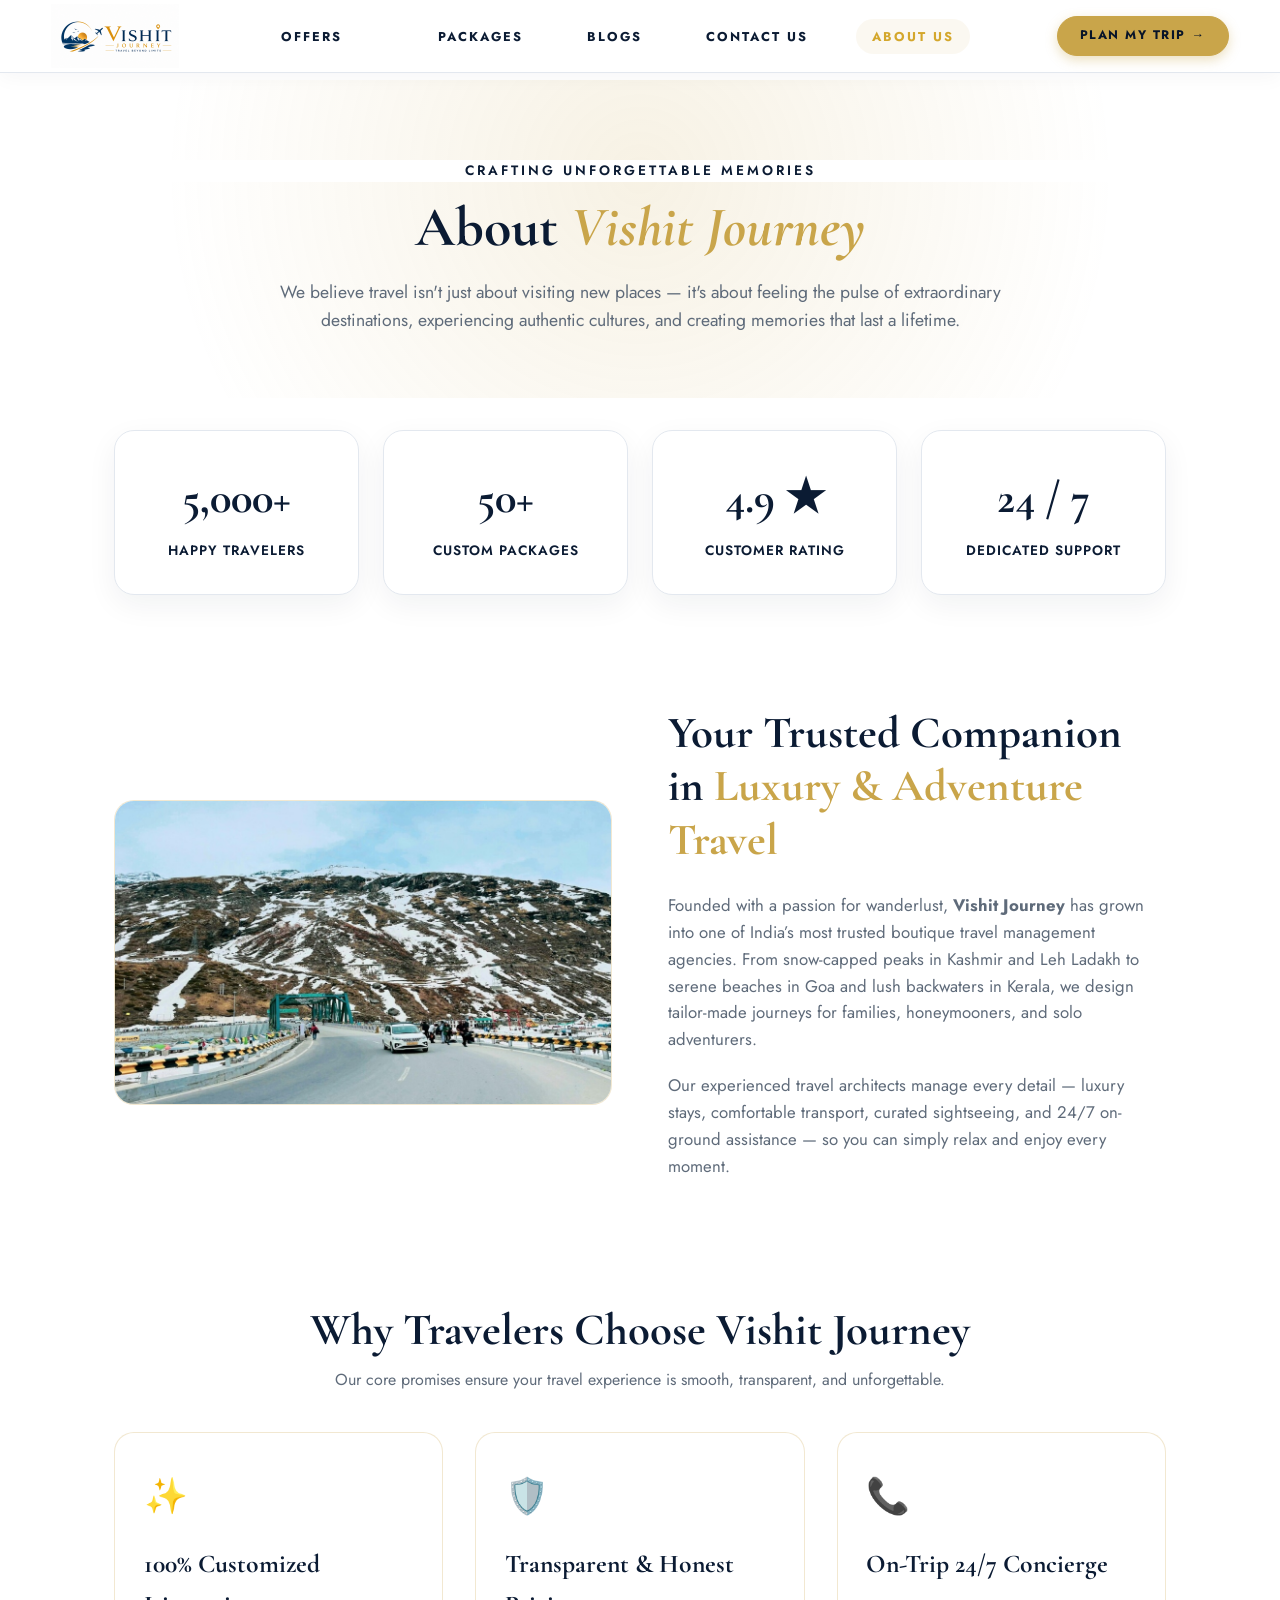
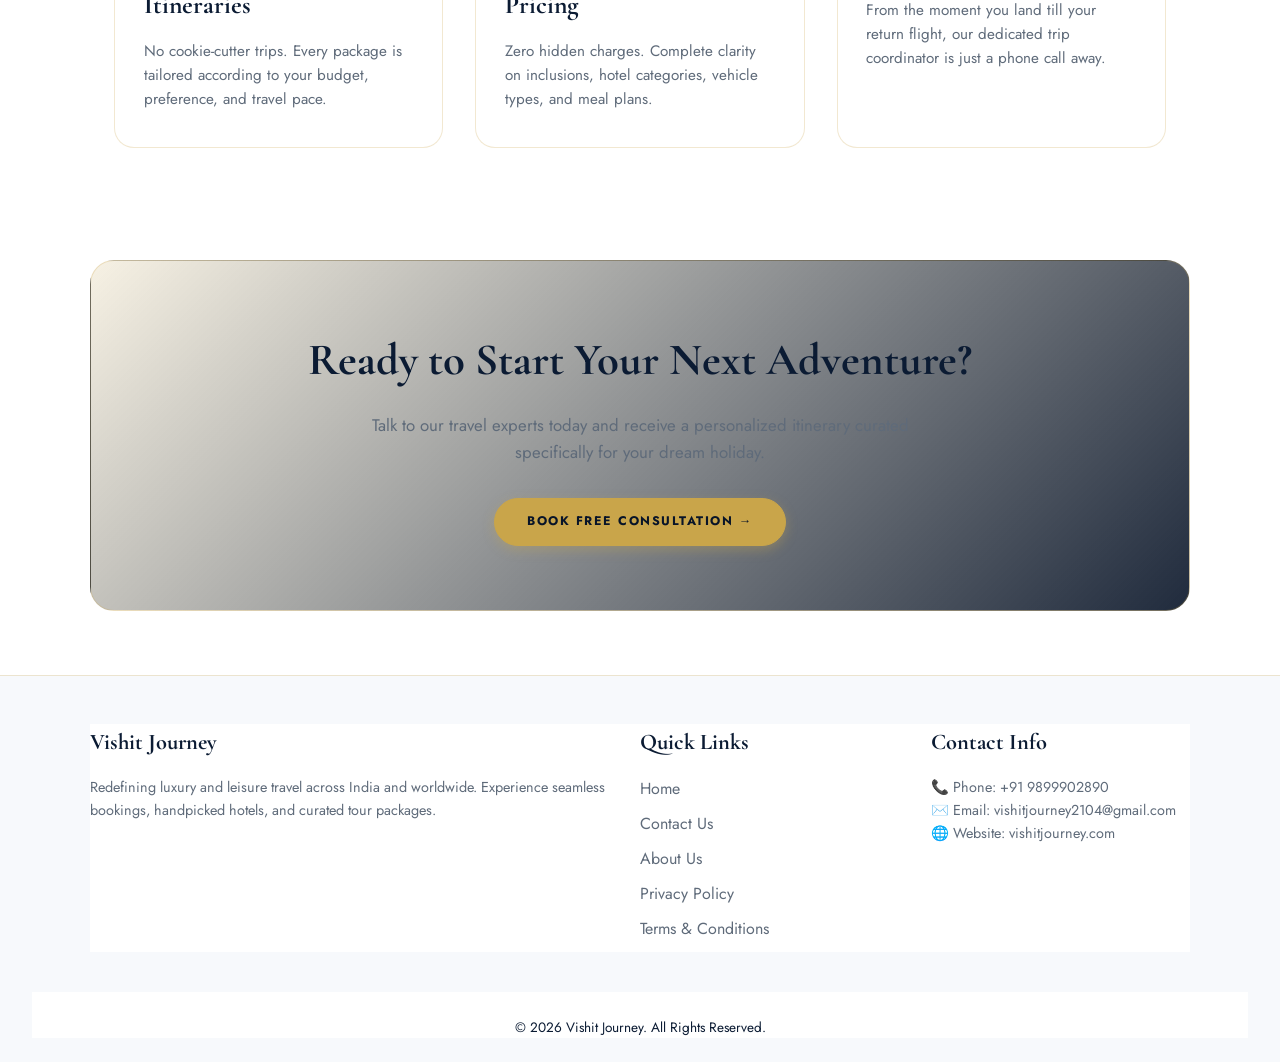
<file: about.html>
<!DOCTYPE html>
<html lang="en">
<head>
<meta charset="UTF-8">
<meta name="viewport" content="width=device-width, initial-scale=1.0">
<link rel="icon" href="/favicon.ico?v=2" sizes="any">
<link rel="icon" type="image/png" sizes="32x32" href="/favicon-32x32.png?v=2">
<link rel="icon" type="image/png" sizes="16x16" href="/favicon-16x16.png?v=2">
<link rel="apple-touch-icon" sizes="180x180" href="/apple-touch-icon.png?v=2">
<link rel="manifest" href="/site.webmanifest?v=2">
<meta name="theme-color" content="#0a2540">
<meta name="google-site-verification" content="psJq_vKOneKGa4XOJk3xLJ7ap7jF5pHo6Dv_h3q5hJY" />
<title>About Us — Vishit Journey | Premier Travel & Tour Experiences</title>
<meta name="description" content="Learn about Vishit Journey, India's premier travel agency providing customized tour packages for Kashmir, Ladakh, Himachal, Goa, and beyond. Explore our story, values, and client experiences.">
<link href="https://fonts.googleapis.com/css2?family=Cormorant+Garamond:ital,wght@0,400;0,600;0,700;1,400&family=Jost:wght@300;400;500;600;700&display=swap" rel="stylesheet">
<link rel="stylesheet" href="/assets/css/booking.css">
<style>
  *{margin:0;padding:0;box-sizing:border-box}
  :root{
    --navy:#081428;
    --navy2:#0d1f3c;
    --gold:#c9a54a;
    --gold2:#e4c06e;
    --white:#fff;
    --offwhite:#f5f0e8;
    --muted:#8a9ab5;
    --card-bg:rgba(13,31,60,0.7);
    --border-gold:rgba(201,165,74,0.25);
  }
  html{scroll-behavior:smooth}
  body{font-family:'Jost',sans-serif;background:var(--navy);color:var(--white);overflow-x:hidden;line-height:1.6}

  /* ── EXACT MAIN SITE HEADER NAVBAR ── */
  nav {
    position: fixed !important;
    top: 0 !important; left: 0 !important; right: 0 !important;
    z-index: 1000 !important;
    display: flex !important;
    align-items: center !important;
    justify-content: space-between !important;
    padding: .25rem 4% !important;
    background: rgba(255, 255, 255, 0.88) !important;
    backdrop-filter: blur(12px) !important;
    -webkit-backdrop-filter: blur(12px) !important;
    border-bottom: 2px solid rgba(201, 165, 74, 0.3) !important;
    box-shadow: 0 2px 20px rgba(0, 0, 0, 0.08) !important;
  }
  .nav-links {
    display: flex !important;
    gap: 2rem !important;
    list-style: none !important;
    align-items: center !important;
    margin: 0 !important;
    padding: 0 !important;
  }
  .nav-links a {
    text-decoration: none !important;
    font-size: .8rem !important;
    font-weight: 600 !important;
    letter-spacing: 2px !important;
    text-transform: uppercase !important;
    color: #0d1f3c !important;
    padding: .5rem 1rem !important;
    border-radius: 20px !important;
    border: none !important;
    background: transparent !important;
    box-shadow: none !important;
    transition: all .2s ease !important;
    white-space: nowrap !important;
  }
  .nav-links a:hover, .nav-links a.active {
    color: var(--gold) !important;
    background: rgba(201, 165, 74, 0.08) !important;
  }
  .nav-right-actions {
    display: flex !important;
    align-items: center !important;
    gap: .8rem !important;
  }
  .nav-btn-signup { text-decoration: none !important; display: inline-flex !important; align-items: center !important; justify-content: center !important; 
    padding: .55rem 1.4rem !important;
    border: 1.5px solid var(--gold) !important;
    border-radius: 25px !important;
    background: var(--gold) !important;
    color: var(--navy) !important;
    font-family: 'Jost', sans-serif !important;
    font-size: .78rem !important;
    font-weight: 700 !important;
    letter-spacing: 1.5px !important;
    text-transform: uppercase !important;
    cursor: pointer !important;
    text-decoration: none !important;
    transition: all .25s ease !important;
    box-shadow: 0 4px 12px rgba(201, 165, 74, 0.35) !important;
    white-space: nowrap !important;
    display: inline-block !important;
  }
  .nav-btn-signup:hover {
    background: #0d1f3c !important;
    color: var(--gold) !important;
    border-color: #0d1f3c !important;
  }

  /* ── PAGE CONTENT ── */
  .main-wrapper {
    margin-top: 80px;
  }
  .hero-section{
    position:relative;padding:5rem 2rem 4rem;
    background:radial-gradient(circle at 50% 30%, rgba(201,165,74,0.15), transparent 70%), var(--navy);
    text-align:center;
  }
  .hero-subtitle{color:var(--gold);text-transform:uppercase;letter-spacing:3px;font-size:0.85rem;font-weight:600;margin-bottom:0.8rem}
  .hero-title{font-family:'Cormorant Garamond',serif;font-size:3.5rem;color:var(--white);margin-bottom:1.2rem;font-weight:700;line-height:1.15}
  .hero-title span{color:var(--gold);font-style:italic}
  .hero-desc{max-width:750px;margin:0 auto;color:var(--muted);font-size:1.1rem}

  /* ── STATS SECTION ── */
  .stats-grid{
    display:grid;grid-template-columns:repeat(auto-fit, minmax(200px, 1fr));
    gap:1.5rem;max-width:1100px;margin:2rem auto 4rem;padding:0 1.5rem;position:relative;z-index:10;
  }
  .stat-card{
    background:var(--card-bg);border:1px solid var(--border-gold);
    border-radius:20px;padding:2rem 1.5rem;text-align:center;backdrop-filter:blur(8px);
    transition:0.3s;
  }
  .stat-card:hover{transform:translateY(-5px);border-color:var(--gold)}
  .stat-num{font-family:'Cormorant Garamond',serif;font-size:2.8rem;font-weight:700;color:var(--gold);margin-bottom:0.3rem}
  .stat-label{color:var(--offwhite);font-size:0.85rem;font-weight:600;text-transform:uppercase;letter-spacing:1px}

  /* ── STORY SECTION ── */
  .section-container{max-width:1100px;margin:0 auto;padding:3rem 1.5rem}
  .story-grid{display:grid;grid-template-columns:1fr 1fr;gap:3.5rem;align-items:center}
  @media(max-width:850px){.story-grid{grid-template-columns:1fr}}
  .story-img-wrap{position:relative;border-radius:20px;overflow:hidden;border:1px solid var(--border-gold)}
  .story-img-wrap img{width:100%;height:100%;object-fit:cover;display:block;transition:0.5s}
  .story-img-wrap:hover img{transform:scale(1.04)}
  .story-content h2{font-family:'Cormorant Garamond',serif;font-size:2.8rem;color:var(--white);margin-bottom:1.5rem;line-height:1.2}
  .story-content h2 span{color:var(--gold)}
  .story-content p{color:var(--muted);margin-bottom:1.2rem;font-size:1.05rem}

  /* ── VALUES SECTION ── */
  .values-grid{display:grid;grid-template-columns:repeat(auto-fit, minmax(280px, 1fr));gap:2rem;margin-top:2.5rem}
  .value-card{
    background:var(--card-bg);border:1px solid var(--border-gold);
    border-radius:20px;padding:2.2rem 1.8rem;transition:0.3s;
  }
  .value-card:hover{border-color:var(--gold);transform:translateY(-5px)}
  .value-icon{font-size:2.2rem;color:var(--gold);margin-bottom:1.2rem}
  .value-card h3{font-family:'Cormorant Garamond',serif;font-size:1.6rem;color:var(--white);margin-bottom:0.8rem}
  .value-card p{color:var(--muted);font-size:0.95rem}

  /* ── CTA BANNER ── */
  .cta-banner{
    background:linear-gradient(135deg, rgba(201,165,74,0.15), rgba(8,20,40,0.9)), var(--navy2);
    border:1px solid var(--border-gold);border-radius:24px;
    padding:4rem 2rem;text-align:center;max-width:1100px;margin:4rem auto;position:relative;overflow:hidden;
  }
  .cta-banner h2{font-family:'Cormorant Garamond',serif;font-size:2.8rem;color:var(--white);margin-bottom:1rem}
  .cta-banner p{color:var(--offwhite);max-width:600px;margin:0 auto 2rem;font-size:1.05rem}

  /* ── FOOTER ── */
  footer{background:#040a14;border-top:1px solid var(--border-gold);padding:3rem 2rem 1.5rem;color:var(--muted)}
  .footer-grid{max-width:1100px;margin:0 auto;display:grid;grid-template-columns:2fr 1fr 1fr;gap:2rem}
  @media(max-width:768px){.footer-grid{grid-template-columns:1fr}}
  .footer-col h4{color:var(--white);font-family:'Cormorant Garamond',serif;font-size:1.4rem;margin-bottom:1rem}
  .footer-col p{font-size:0.9rem;line-height:1.6}
  .footer-links{list-style:none}
  .footer-links li{margin-bottom:0.6rem}
  .footer-links a{color:var(--muted);text-decoration:none;transition:0.3s}
  .footer-links a:hover{color:var(--gold)}
  .copyright{text-align:center;margin-top:2.5rem;padding-top:1.5rem;border-top:1px solid rgba(255,255,255,0.08);font-size:0.85rem}
</style>

  <style id="vjMasterWhiteThemeStyles">
    /* ════════════════════════════════════════════════════════════
       VISHIT JOURNEY — MASTER 100% LIGHT WHITE LUXURY THEME
       (APPLIED ACROSS ALL PAGES & STANDALONE TEMPLATES)
       ════════════════════════════════════════════════════════════ */
    html, body {
      background-color: #FFFFFF !important;
      color: #0B1B33 !important;
    }

    body {
      background: #FFFFFF !important;
      color: #0B1B33 !important;
    }

    section,
    main,
    div,
    header,
    nav,
    footer,
    .search-section,
    .special-offers,
    .destinations,
    .packages,
    .pkg-wrapper,
    .pkg-main-content,
    .why,
    .contact,
    .cta-banner,
    .about-hero,
    .about-section,
    #official-rate-and-faq {
      background-color: #FFFFFF !important;
      color: #0B1B33 !important;
    }

    /* 1. HEADER NAVBAR CLEAN LIGHT STYLING */
    nav, header {
      background: #FFFFFF !important;
      border-bottom: 1px solid #E3E8EF !important;
      box-shadow: 0 4px 20px rgba(11, 27, 51, 0.04) !important;
    }
    .nav-links a {
      color: #0B1B33 !important;
      font-weight: 700 !important;
    }
    .nav-links a:hover, .nav-links a.active {
      color: #D4A72C !important;
    }

    /* 2. ALL CARDS IN PURE WHITE WITH LIGHT BORDER & SOFT SHADOW */
    .pkg2, 
    .offer-card, 
    .review-card, 
    .testi-card, 
    .faq-card, 
    .faq-item, 
    .pricing-card, 
    .trust-highlight-card, 
    .hero-trust-strip, 
    .pkg2-body,
    .about-card,
    .stat-card,
    .team-card {
      background-color: #FFFFFF !important;
      background: #FFFFFF !important;
      border: 1px solid #E3E8EF !important;
      border-radius: 20px !important;
      box-shadow: 0 10px 30px rgba(11, 27, 51, 0.06) !important;
      color: #0B1B33 !important;
    }

    /* 3. ALL HEADINGS IN DEEP NAVY (#0B1B33) */
    h1, h2, h3, h4, h5, h6,
    .section-title,
    .pkg2-body h3,
    .testi-name,
    .review-author,
    .footer-col-title,
    .faq-question,
    .about-title {
      color: #0B1B33 !important;
      text-shadow: none !important;
    }

    /* 4. ALL SUBTITLES & PARAGRAPHS IN SLATE GRAY (#5F6B7A) */
    p, 
    .section-sub, 
    .pkg2-list li, 
    .testi-text, 
    .review-text, 
    .faq-answer, 
    footer p, 
    footer a,
    footer span {
      color: #5F6B7A !important;
      text-shadow: none !important;
    }

    /* GOLD HIGHLIGHTED ACCENTS (#D4A72C) */
    em, 
    .gold-text, 
    .gold-txt, 
    .section-tag, 
    .testi-loc, 
    .review-loc {
      color: #D4A72C !important;
      text-shadow: none !important;
    }

    /* ALTERNATE SECTIONS IN SOFT ICE WHITE (#F7F9FC) */
    .testimonials, 
    .why-us, 
    .faq-section, 
    .alternate-bg,
    footer,
    .footer-section,
    .footer-bottom {
      background-color: #F7F9FC !important;
      background: #F7F9FC !important;
      color: #0B1B33 !important;
    }

    /* BUTTONS */
    .pkg2-btn, .btn-gold, .vj-btn-book {
      background: #D4A72C !important;
      color: #0B1B33 !important;
      border: 1.5px solid #D4A72C !important;
      font-weight: 800 !important;
    }
    .vj-pkg-readmore-btn, .btn-outline, .vj-btn-read {
      background: #FFFFFF !important;
      color: #0B1B33 !important;
      border: 1.5px solid #D4A72C !important;
      font-weight: 700 !important;
    }

    /* FLOATING WHATSAPP BUTTON (GREEN) */
    .whatsapp-btn, .whatsapp-float, [href*="wa.me"] {
      background-color: #25D366 !important;
      color: #FFFFFF !important;
    }
  </style>

</head>
<body>

  <!-- EXACT SITE NAVBAR -->
  <nav>
    <a href="index.html" class="logo">
      <img src="Vishit_Journey_Logo.png" alt="Vishit Journey" style="height:64px;width:auto;display:block;">
    </a>
    <ul class="nav-links">
      <li><a href="index.html#offers" style="color:var(--gold);font-weight:700;">OFFERS</a></li>
    <li></li>
      <li><a href="index.html#packages">Packages</a></li>
      <li><a href="blog.html">Blogs</a></li>
      <li><a href="contact.html">Contact Us</a></li>
      <li><a href="about.html" class="active">About Us</a></li>
    </ul>
    <div class="nav-right-actions">
      <a href="contact.html" class="nav-btn-signup">Plan My Trip →</a>
    </div>
  </nav>

  <div class="main-wrapper">
    <!-- HERO SECTION -->
    <section class="hero-section">
      <div class="hero-subtitle">Crafting Unforgettable Memories</div>
      <h1 class="hero-title">About <span>Vishit Journey</span></h1>
      <p class="hero-desc">We believe travel isn't just about visiting new places — it's about feeling the pulse of extraordinary destinations, experiencing authentic cultures, and creating memories that last a lifetime.</p>
    </section>

    <!-- STATS BAR -->
    <div class="stats-grid">
      <div class="stat-card">
        <div class="stat-num">5,000+</div>
        <div class="stat-label">Happy Travelers</div>
      </div>
      <div class="stat-card">
        <div class="stat-num">50+</div>
        <div class="stat-label">Custom Packages</div>
      </div>
      <div class="stat-card">
        <div class="stat-num">4.9 ★</div>
        <div class="stat-label">Customer Rating</div>
      </div>
      <div class="stat-card">
        <div class="stat-num">24 / 7</div>
        <div class="stat-label">Dedicated Support</div>
      </div>
    </div>

    <!-- OUR STORY -->
    <section class="section-container">
      <div class="story-grid">
        <div class="story-img-wrap">
          <img src="/uploads/packages/kasol_manali.jpg" alt="Travel Beyond Limits" onerror="this.src='Vishit_Journey_Logo.jpg'">
        </div>
        <div class="story-content">
          <h2>Your Trusted Companion in <span>Luxury & Adventure Travel</span></h2>
          <p>Founded with a passion for wanderlust, <strong>Vishit Journey</strong> has grown into one of India’s most trusted boutique travel management agencies. From snow-capped peaks in Kashmir and Leh Ladakh to serene beaches in Goa and lush backwaters in Kerala, we design tailor-made journeys for families, honeymooners, and solo adventurers.</p>
          <p>Our experienced travel architects manage every detail — luxury stays, comfortable transport, curated sightseeing, and 24/7 on-ground assistance — so you can simply relax and enjoy every moment.</p>
        </div>
      </div>
    </section>

    <!-- CORE VALUES -->
    <section class="section-container">
      <div style="text-align:center;max-width:700px;margin:0 auto 2rem;">
        <h2 style="font-family:'Cormorant Garamond',serif;font-size:2.8rem;color:var(--white);">Why Travelers Choose <span>Vishit Journey</span></h2>
        <p style="color:var(--muted)">Our core promises ensure your travel experience is smooth, transparent, and unforgettable.</p>
      </div>
      <div class="values-grid">
        <div class="value-card">
          <div class="value-icon">✨</div>
          <h3>100% Customized Itineraries</h3>
          <p>No cookie-cutter trips. Every package is tailored according to your budget, preference, and travel pace.</p>
        </div>
        <div class="value-card">
          <div class="value-icon">🛡️</div>
          <h3>Transparent & Honest Pricing</h3>
          <p>Zero hidden charges. Complete clarity on inclusions, hotel categories, vehicle types, and meal plans.</p>
        </div>
        <div class="value-card">
          <div class="value-icon">📞</div>
          <h3>On-Trip 24/7 Concierge</h3>
          <p>From the moment you land till your return flight, our dedicated trip coordinator is just a phone call away.</p>
        </div>
      </div>
    </section>

    <!-- CTA BANNER -->
    <div class="cta-banner">
      <h2>Ready to Start Your Next Adventure?</h2>
      <p>Talk to our travel experts today and receive a personalized itinerary curated specifically for your dream holiday.</p>
      <a href="contact.html" class="nav-btn-signup" style="font-size:1rem;padding:0.8rem 2rem !important;">Book Free Consultation →</a>
    </div>
  </div>

  <!-- FOOTER -->
  <footer>
    <div class="footer-grid">
      <div class="footer-col">
        <h4>Vishit Journey</h4>
        <p>Redefining luxury and leisure travel across India and worldwide. Experience seamless bookings, handpicked hotels, and curated tour packages.</p>
      </div>
      <div class="footer-col">
        <h4>Quick Links</h4>
        <ul class="footer-links">
          <li><a href="index.html">Home</a></li>
          <li></li>
          <li><a href="contact.html">Contact Us</a></li>
          <li><a href="about.html">About Us</a></li>
          <li><a href="privacy.html">Privacy Policy</a></li>
          <li><a href="terms.html">Terms & Conditions</a></li>
        </ul>
      </div>
      <div class="footer-col">
        <h4>Contact Info</h4>
        <p>📞 Phone: +91 9899902890</p>
        <p>✉️ Email: vishitjourney2104@gmail.com</p>
        <p>🌐 Website: vishitjourney.com</p>
      </div>
    </div>
    <div class="copyright">
      &copy; 2026 Vishit Journey. All Rights Reserved.
    </div>
  </footer>


<script src="assets/js/booking.js"></script>
<script>
// Fail-safe global backup for instant click execution
function openBooking(id, name, price, duration, category) {
  const pkgName = encodeURIComponent(name || 'Travel Package');
  const pkgPrice = encodeURIComponent(price || 0);
  const pkgDur = encodeURIComponent(duration || '');
  window.location.href = '/booking?pkg=' + pkgName + '&price=' + pkgPrice + '&duration=' + pkgDur;
}
function openBookingModal(id, name, price, duration, category) {
  openBooking(id, name, price, duration, category);
}
window.openBooking = openBooking;
window.openBookingModal = openBookingModal;
</script>

</body>
</html>
</file>
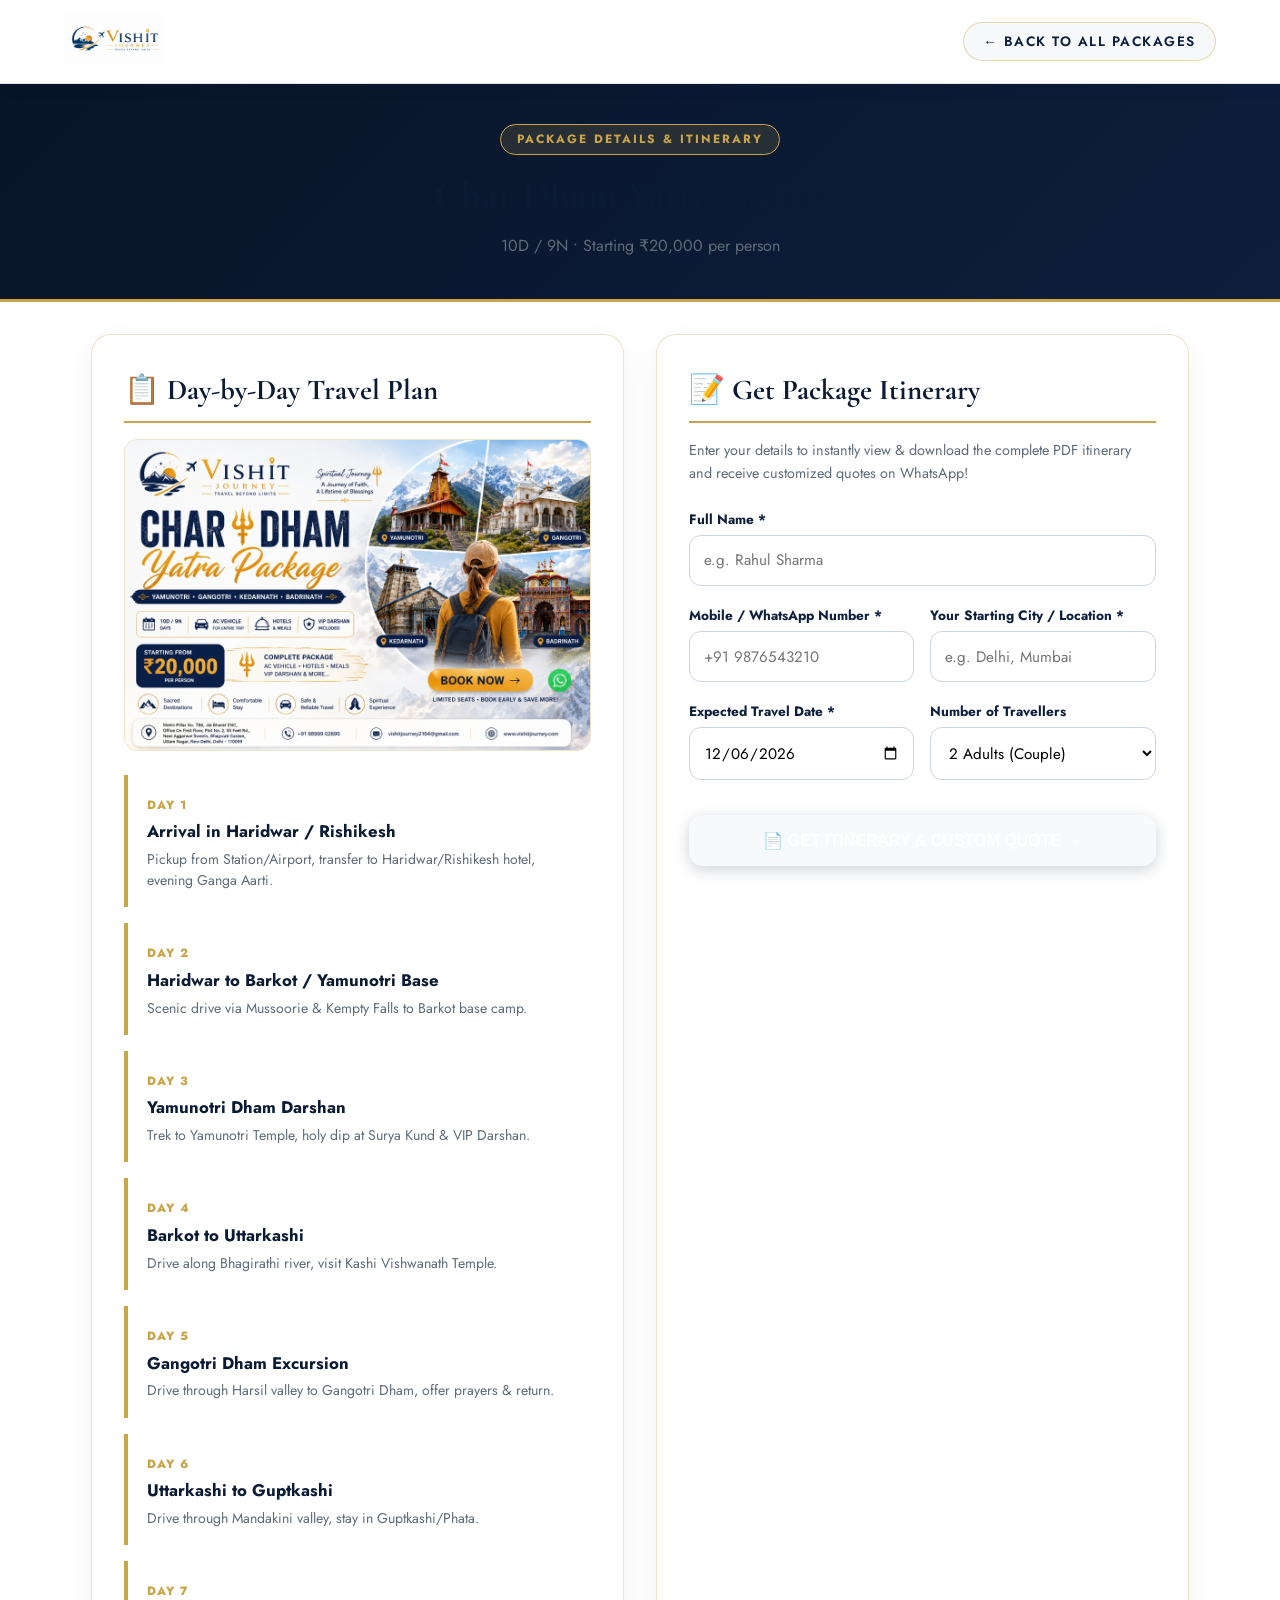
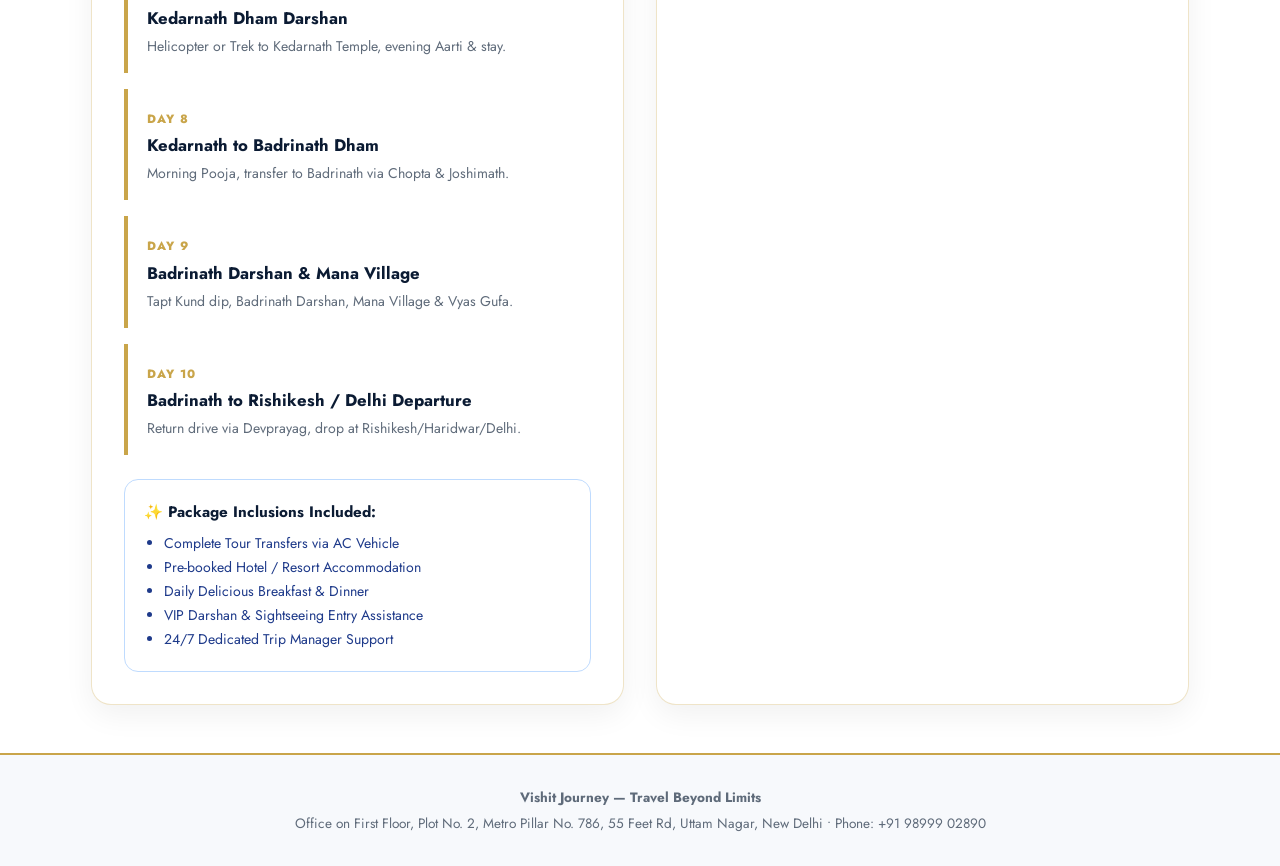
<file: booking.html>
<!DOCTYPE html>
<html lang="en">
<head>
  <meta charset="UTF-8">
  <meta name="viewport" content="width=device-width, initial-scale=1.0">
<link rel="icon" href="/favicon.ico?v=2" sizes="any">
<link rel="icon" type="image/png" sizes="32x32" href="/favicon-32x32.png?v=2">
<link rel="icon" type="image/png" sizes="16x16" href="/favicon-16x16.png?v=2">
<link rel="apple-touch-icon" sizes="180x180" href="/apple-touch-icon.png?v=2">
<link rel="manifest" href="/site.webmanifest?v=2">
<meta name="theme-color" content="#0a2540">
<title>Package Booking & Itinerary — Vishit Journey</title>
  <link href="https://fonts.googleapis.com/css2?family=Cormorant+Garamond:wght@600;700&family=Jost:wght@400;500;600;700&display=swap" rel="stylesheet">
  <style>
    :root {
      --navy: #081428;
      --navy2: #0d1f3c;
      --gold: #c9a54a;
      --gold-light: #e4c06e;
      --offwhite: #f8f6f0;
      --text-dark: #0d1f3c;
      --text-muted: #5a6a85;
    }
    * { margin:0; padding:0; box-sizing:border-box; }
    body { font-family: 'Jost', sans-serif; background: var(--offwhite); color: var(--text-dark); line-height: 1.6; }

    /* NAVBAR */
    header { background: #ffffff; border-bottom: 2px solid rgba(201,165,74,0.3); padding: 0.8rem 5%; display: flex; align-items: center; justify-content: space-between; position: sticky; top: 0; z-index: 1000; box-shadow: 0 4px 20px rgba(0,0,0,0.06); }
    .logo-img { height: 50px; width: auto; }
    .nav-link-btn { text-decoration: none; color: var(--navy2); font-weight: 600; font-size: 0.85rem; text-transform: uppercase; letter-spacing: 1.5px; padding: 0.5rem 1.2rem; border-radius: 20px; border: 1px solid rgba(201,165,74,0.4); background: rgba(13,31,60,0.03); }

    /* HERO BANNER */
    .booking-hero { background: linear-gradient(135deg, #081428 0%, #0d1f3c 100%); color: #fff; padding: 2.5rem 5%; text-align: center; border-bottom: 3px solid var(--gold); }
    .hero-tag { display: inline-block; background: rgba(201,165,74,0.15); border: 1px solid var(--gold); color: var(--gold); padding: 0.3rem 1rem; border-radius: 20px; font-size: 0.75rem; font-weight: 700; letter-spacing: 2px; text-transform: uppercase; margin-bottom: 0.5rem; }
    .hero-title { font-family: 'Cormorant Garamond', serif; font-size: 2.5rem; font-weight: 700; margin-bottom: 0.4rem; color: #fff; }
    .hero-sub { font-size: 1rem; color: rgba(255,255,255,0.8); }

    /* LAYOUT CONTAINER */
    .container { max-width: 1200px; margin: 2rem auto; padding: 0 4%; display: grid; grid-template-columns: 1fr 1fr; gap: 2rem; }
    @media (max-width: 900px) { .container { grid-template-columns: 1fr; } }

    /* CARD STYLES */
    .card { background: #ffffff; border-radius: 20px; padding: 2rem; box-shadow: 0 10px 30px rgba(0,0,0,0.06); border: 1px solid rgba(201,165,74,0.3); }
    .card-title { font-family: 'Cormorant Garamond', serif; font-size: 1.8rem; font-weight: 700; color: var(--navy2); margin-bottom: 1rem; border-bottom: 2px solid var(--gold); padding-bottom: 0.5rem; }

    /* FORM ELEMENTS */
    .form-group { margin-bottom: 1.2rem; }
    .form-label { display: block; font-size: 0.85rem; font-weight: 700; color: var(--navy2); margin-bottom: 4px; }
    .form-input, .form-select { width: 100%; padding: 0.85rem; border-radius: 12px; border: 1px solid #cbd5e1; font-size: 0.95rem; font-family: inherit; background: #fff; }
    .form-input:focus, .form-select:focus { outline: none; border-color: var(--gold); box-shadow: 0 0 0 3px rgba(201,165,74,0.2); }
    .form-grid-2 { display: grid; grid-template-columns: 1fr 1fr; gap: 1rem; }
    @media (max-width: 600px) { .form-grid-2 { grid-template-columns: 1fr; } }

    /* BUTTONS */
    .btn-submit { width: 100%; padding: 1rem; background:#f7f9fc; color: #fff; border: none; border-radius: 14px; font-weight: 700; font-size: 1rem; cursor: pointer; display: flex; align-items: center; justify-content: center; gap: 8px; transition: all 0.3s ease; box-shadow: 0 4px 15px rgba(13,31,60,0.2); }
    .btn-submit:hover { background: var(--gold); color: var(--navy); }
    .btn-pdf { background: var(--gold); color: #081428; }
    .btn-wa { background: #25D366; color: #ffffff; text-decoration: none; }

    /* ITINERARY LIST */
    .itinerary-day { background: #f8f6f0; border-left: 4px solid var(--gold); padding: 1rem 1.2rem; border-radius: 0 12px 12px 0; margin-bottom: 1rem; }
    .itinerary-day-num { font-size: 0.75rem; font-weight: 800; color: var(--gold); text-transform: uppercase; letter-spacing: 1px; }
    .itinerary-day-title { font-size: 1.05rem; font-weight: 700; color: var(--navy2); margin: 2px 0 4px; }
    .itinerary-day-desc { font-size: 0.88rem; color: var(--text-muted); margin: 0; line-height: 1.5; }

    /* INCLUSIONS BOX */
    .inclusions-box { background: #f0f7ff; border: 1px solid #bfdbfe; border-radius: 14px; padding: 1.2rem; margin-top: 1.5rem; }
    .inclusions-title { font-size: 0.95rem; font-weight: 700; color: #1e40af; margin-bottom: 0.5rem; }
    .inclusions-list { font-size: 0.88rem; color: #1e3a8a; padding-left: 1.2rem; line-height: 1.7; }

    /* FOOTER */
    footer { background:#ffffff; color: #fff; text-align: center; padding: 2rem 5%; margin-top: 3rem; border-top: 2px solid var(--gold); font-size: 0.85rem; }
  </style>

  <style id="vjMasterWhiteThemeStyles">
    /* ════════════════════════════════════════════════════════════
       VISHIT JOURNEY — MASTER 100% LIGHT WHITE LUXURY THEME
       (APPLIED ACROSS ALL PAGES & STANDALONE TEMPLATES)
       ════════════════════════════════════════════════════════════ */
    html, body {
      background-color: #FFFFFF !important;
      color: #0B1B33 !important;
    }

    body {
      background: #FFFFFF !important;
      color: #0B1B33 !important;
    }

    section,
    main,
    div,
    header,
    nav,
    footer,
    .search-section,
    .special-offers,
    .destinations,
    .packages,
    .pkg-wrapper,
    .pkg-main-content,
    .why,
    .contact,
    .cta-banner,
    .about-hero,
    .about-section,
    #official-rate-and-faq {
      background-color: #FFFFFF !important;
      color: #0B1B33 !important;
    }

    /* 1. HEADER NAVBAR CLEAN LIGHT STYLING */
    nav, header {
      background: #FFFFFF !important;
      border-bottom: 1px solid #E3E8EF !important;
      box-shadow: 0 4px 20px rgba(11, 27, 51, 0.04) !important;
    }
    .nav-links a {
      color: #0B1B33 !important;
      font-weight: 700 !important;
    }
    .nav-links a:hover, .nav-links a.active {
      color: #D4A72C !important;
    }

    /* 2. ALL CARDS IN PURE WHITE WITH LIGHT BORDER & SOFT SHADOW */
    .pkg2, 
    .offer-card, 
    .review-card, 
    .testi-card, 
    .faq-card, 
    .faq-item, 
    .pricing-card, 
    .trust-highlight-card, 
    .hero-trust-strip, 
    .pkg2-body,
    .about-card,
    .stat-card,
    .team-card {
      background-color: #FFFFFF !important;
      background: #FFFFFF !important;
      border: 1px solid #E3E8EF !important;
      border-radius: 20px !important;
      box-shadow: 0 10px 30px rgba(11, 27, 51, 0.06) !important;
      color: #0B1B33 !important;
    }

    /* 3. ALL HEADINGS IN DEEP NAVY (#0B1B33) */
    h1, h2, h3, h4, h5, h6,
    .section-title,
    .pkg2-body h3,
    .testi-name,
    .review-author,
    .footer-col-title,
    .faq-question,
    .about-title {
      color: #0B1B33 !important;
      text-shadow: none !important;
    }

    /* 4. ALL SUBTITLES & PARAGRAPHS IN SLATE GRAY (#5F6B7A) */
    p, 
    .section-sub, 
    .pkg2-list li, 
    .testi-text, 
    .review-text, 
    .faq-answer, 
    footer p, 
    footer a,
    footer span {
      color: #5F6B7A !important;
      text-shadow: none !important;
    }

    /* GOLD HIGHLIGHTED ACCENTS (#D4A72C) */
    em, 
    .gold-text, 
    .gold-txt, 
    .section-tag, 
    .testi-loc, 
    .review-loc {
      color: #D4A72C !important;
      text-shadow: none !important;
    }

    /* ALTERNATE SECTIONS IN SOFT ICE WHITE (#F7F9FC) */
    .testimonials, 
    .why-us, 
    .faq-section, 
    .alternate-bg,
    footer,
    .footer-section,
    .footer-bottom {
      background-color: #F7F9FC !important;
      background: #F7F9FC !important;
      color: #0B1B33 !important;
    }

    /* BUTTONS */
    .pkg2-btn, .btn-gold, .vj-btn-book {
      background: #D4A72C !important;
      color: #0B1B33 !important;
      border: 1.5px solid #D4A72C !important;
      font-weight: 800 !important;
    }
    .vj-pkg-readmore-btn, .btn-outline, .vj-btn-read {
      background: #FFFFFF !important;
      color: #0B1B33 !important;
      border: 1.5px solid #D4A72C !important;
      font-weight: 700 !important;
    }

    /* FLOATING WHATSAPP BUTTON (GREEN) */
    .whatsapp-btn, .whatsapp-float, [href*="wa.me"] {
      background-color: #25D366 !important;
      color: #FFFFFF !important;
    }
  </style>

</head>
<body>

  <!-- HEADER NAVBAR -->
  <header>
    <a href="index.html">
      <img src="Vishit_Journey_Logo.png" alt="Vishit Journey" class="logo-img">
    </a>
    <a href="index.html#packages" class="nav-link-btn">← Back To All Packages</a>
  </header>

  <!-- HERO SECTION -->
  <section class="booking-hero">
    <span class="hero-tag">PACKAGE DETAILS & ITINERARY</span>
    <h1 id="pagePkgTitle" class="hero-title">Char Dham Yatra Package</h1>
    <p id="pagePkgMeta" class="hero-sub">10 Days / 9 Nights • Starting ₹20,000 per person</p>
  </section>

  <!-- MAIN CONTAINER -->
  <div class="container">
    
    <!-- LEFT COLUMN: PACKAGE ITINERARY & DETAILS -->
    <div class="card">
      <h2 class="card-title">📋 Day-by-Day Travel Plan</h2>
      <div id="pkgBannerWrap" style="margin-bottom:1.5rem; border-radius:14px; overflow:hidden; border:1px solid rgba(201,165,74,0.3);">
        <img id="pagePkgBanner" src="assets/images/chardham_banner.jpg" alt="Package Banner" style="width:100%; height:auto; display:block;">
      </div>

      <div id="itineraryDaysList">
        <!-- Dynamically rendered itinerary days -->
      </div>

      <div class="inclusions-box">
        <h3 class="inclusions-title">✨ Package Inclusions Included:</h3>
        <ul class="inclusions-list">
          <li>Complete Tour Transfers via AC Vehicle</li>
          <li>Pre-booked Hotel / Resort Accommodation</li>
          <li>Daily Delicious Breakfast & Dinner</li>
          <li>VIP Darshan & Sightseeing Entry Assistance</li>
          <li>24/7 Dedicated Trip Manager Support</li>
        </ul>
      </div>
    </div>

    <!-- RIGHT COLUMN: USER DETAILS FORM & DOWNLOAD -->
    <div class="card" id="formCard">
      <h2 class="card-title">📝 Get Package Itinerary</h2>
      <p style="font-size:0.9rem; color:var(--text-muted); margin-bottom:1.5rem;">
        Enter your details to instantly view & download the complete PDF itinerary and receive customized quotes on WhatsApp!
      </p>

      <form id="bookingPageForm" onsubmit="handlePageFormSubmit(event)">
        <div class="form-group">
          <label class="form-label">Full Name *</label>
          <input type="text" id="inputName" class="form-input" placeholder="e.g. Rahul Sharma" required>
        </div>

        <div class="form-grid-2">
          <div class="form-group">
            <label class="form-label">Mobile / WhatsApp Number *</label>
            <input type="tel" id="inputPhone" class="form-input" placeholder="+91 9876543210" required>
          </div>
          <div class="form-group">
            <label class="form-label">Your Starting City / Location *</label>
            <input type="text" id="inputCity" class="form-input" placeholder="e.g. Delhi, Mumbai" required>
          </div>
        </div>

        <div class="form-grid-2">
          <div class="form-group">
            <label class="form-label">Expected Travel Date *</label>
            <input type="date" id="inputDate" class="form-input" required>
          </div>
          <div class="form-group">
            <label class="form-label">Number of Travellers</label>
            <select id="selectGuests" class="form-select">
              <option value="1">1 Adult</option>
              <option value="2" selected>2 Adults (Couple)</option>
              <option value="4">4 Adults (Family / Group)</option>
              <option value="6+">6+ Adults (Large Group)</option>
            </select>
          </div>
        </div>

        <button type="submit" class="btn-submit" style="margin-top:1rem;">
          📄 GET ITINERARY & CUSTOM QUOTE →
        </button>
      </form>

      <!-- SUCCESS CONFIRMATION & PDF DOWNLOAD (Hidden initially) -->
      <div id="bookingSuccessBox" style="display:none; margin-top:1.5rem; text-align:center; background:#f0fdf4; border:1px solid #86efac; border-radius:16px; padding:1.5rem;">
        <div style="font-size:2.5rem; color:#16a34a; margin-bottom:0.3rem;">✓</div>
        <h3 style="font-family:'Cormorant Garamond',serif; font-size:1.6rem; color:#15803d; margin-bottom:0.4rem;">Details Received Successfully!</h3>
        <p style="font-size:0.88rem; color:#166534; margin-bottom:1.2rem;">
          Your itinerary is ready for download. Our travel expert will also contact you on WhatsApp shortly!
        </p>

        <div style="display:flex; flex-direction:column; gap:0.8rem;">
          <button onclick="downloadPagePDF()" class="btn-submit btn-pdf">
            📥 DOWNLOAD PDF ITINERARY
          </button>
          <a id="waDirectBtn" href="https://wa.me/919899902890" target="_blank" class="btn-submit btn-wa">
            💬 CONNECT ON WHATSAPP
          </a>
        </div>
      </div>

    </div>

  </div>

  <!-- FOOTER -->
  <footer>
    <p><strong>Vishit Journey — Travel Beyond Limits</strong></p>
    <p style="margin-top:4px; color:rgba(255,255,255,0.7);">
      Office on First Floor, Plot No. 2, Metro Pillar No. 786, 55 Feet Rd, Uttam Nagar, New Delhi • Phone: +91 98999 02890
    </p>
  </footer>

  <script style="display:none;">
    
    // Complete Individual Package Database (Banners & Day-by-Day Itineraries)
    const packageDatabase = {
      'char dham': {
        banner: 'assets/images/chardham_banner.jpg',
        days: [
          { day: 'Day 1', title: 'Arrival in Haridwar / Rishikesh', desc: 'Pickup from Station/Airport, transfer to Haridwar/Rishikesh hotel, evening Ganga Aarti.' },
          { day: 'Day 2', title: 'Haridwar to Barkot / Yamunotri Base', desc: 'Scenic drive via Mussoorie & Kempty Falls to Barkot base camp.' },
          { day: 'Day 3', title: 'Yamunotri Dham Darshan', desc: 'Trek to Yamunotri Temple, holy dip at Surya Kund & VIP Darshan.' },
          { day: 'Day 4', title: 'Barkot to Uttarkashi', desc: 'Drive along Bhagirathi river, visit Kashi Vishwanath Temple.' },
          { day: 'Day 5', title: 'Gangotri Dham Excursion', desc: 'Drive through Harsil valley to Gangotri Dham, offer prayers & return.' },
          { day: 'Day 6', title: 'Uttarkashi to Guptkashi', desc: 'Drive through Mandakini valley, stay in Guptkashi/Phata.' },
          { day: 'Day 7', title: 'Kedarnath Dham Darshan', desc: 'Helicopter or Trek to Kedarnath Temple, evening Aarti & stay.' },
          { day: 'Day 8', title: 'Kedarnath to Badrinath Dham', desc: 'Morning Pooja, transfer to Badrinath via Chopta & Joshimath.' },
          { day: 'Day 9', title: 'Badrinath Darshan & Mana Village', desc: 'Tapt Kund dip, Badrinath Darshan, Mana Village & Vyas Gufa.' },
          { day: 'Day 10', title: 'Badrinath to Rishikesh / Delhi Departure', desc: 'Return drive via Devprayag, drop at Rishikesh/Haridwar/Delhi.' }
        ]
      },
      'do dham': {
        banner: 'assets/images/dodham_banner.jpg',
        days: [
          { day: 'Day 1', title: 'Haridwar to Guptkashi / Phata', desc: 'Drive along Alaknanda & Mandakini rivers to Guptkashi.' },
          { day: 'Day 2', title: 'Kedarnath Dham VIP Darshan', desc: 'Helicopter or Trek to Kedarnath Temple, evening Aarti & stay.' },
          { day: 'Day 3', title: 'Kedarnath to Badrinath Dham', desc: 'Morning Pooja at Kedarnath, transfer to Badrinath via Chopta.' },
          { day: 'Day 4', title: 'Badrinath Temple & Mana Village', desc: 'Morning Tapt Kund dip, Badrinath Darshan, Mana Village tour.' },
          { day: 'Day 5', title: 'Badrinath to Haridwar / Rishikesh Departure', desc: 'Return drive via Devprayag confluence, drop at Haridwar.' }
        ]
      },
      'ek dham': {
        banner: 'assets/images/ekdham_banner.jpg',
        days: [
          { day: 'Day 1', title: 'Haridwar to Phata / Joshimath', desc: 'Pickup and drive through scenic mountain roads to base camp.' },
          { day: 'Day 2', title: 'Kedarnath or Badrinath VIP Darshan', desc: 'Special VIP Darshan, Puja assistance & local exploration.' },
          { day: 'Day 3', title: 'Return Transfer & Departure', desc: 'Return drive to Haridwar/Rishikesh for onward journey.' }
        ]
      },
      'dubai': {
        banner: 'https://images.unsplash.com/photo-1512453979798-5ea266f8880c?w=800&q=80',
        days: [
          { day: 'Day 1', title: 'Dubai Airport VIP Transfer & Hotel Check-in', desc: 'Welcome at Dubai International Airport, private transfer to luxury hotel.' },
          { day: 'Day 2', title: 'Half-Day City Tour & Burj Khalifa 124th Floor', desc: 'Visit Dubai Frame, Jumeirah Beach, and Burj Khalifa observation deck.' },
          { day: 'Day 3', title: 'Desert Safari with 4x4 Dune Bashing & BBQ', desc: 'Thrilling desert safari, camel ride, henna, belly dance & BBQ dinner.' },
          { day: 'Day 4', title: 'Luxury Marina Dhow Dinner Cruise', desc: 'Leisure morning, evening luxury Dhow Cruise with buffet dinner in Dubai Marina.' },
          { day: 'Day 5', title: 'Duty Free Shopping & Airport Departure', desc: 'Gold Souk & Mall of Emirates shopping, airport transfer.' }
        ]
      },
      'thailand': {
        banner: 'https://images.unsplash.com/photo-1552465011-b4e21bf6e79a?w=800&q=80',
        days: [
          { day: 'Day 1', title: 'Bangkok Arrival & Transfer to Pattaya', desc: 'Welcome at Suvarnabhumi Airport, drive to Pattaya beach resort.' },
          { day: 'Day 2', title: 'Coral Island Speedboat Tour with Lunch', desc: 'Speedboat ride to Coral Island, parasailing, snorkeling & Indian lunch.' },
          { day: 'Day 3', title: 'Alcazar Show & Transfer to Bangkok', desc: 'World famous Alcazar Show performance, transfer to Bangkok hotel.' },
          { day: 'Day 4', title: 'Bangkok City & Temple Tour', desc: 'Visit Wat Pho (Reclining Buddha) & Wat Traimit (Golden Buddha).' },
          { day: 'Day 5', title: 'Safari World & Marine Park Full Day Trip', desc: 'Full day at Safari World with wild animal shows & buffet lunch.' },
          { day: 'Day 6', title: 'Indra Market Shopping & Departure', desc: 'Shopping at Pratunam & Indra Market, airport drop.' }
        ]
      },
      'bali': {
        banner: 'https://images.unsplash.com/photo-1537996194471-e657df975ab4?w=800&q=80',
        days: [
          { day: 'Day 1', title: 'Bali Airport Welcome & Pool Villa Check-in', desc: 'Flower garland welcome at Denpasar Airport, transfer to private pool villa.' },
          { day: 'Day 2', title: 'Kintamani Volcano & Ubud Swing Tour', desc: 'Visit Kintamani volcano, Tegalalang rice terraces & famous Bali swing.' },
          { day: 'Day 3', title: 'Nusa Dua Water Sports & Uluwatu Sunset', desc: 'Banana boat & parasailing, evening Kecak dance at Uluwatu Temple.' },
          { day: 'Day 4', title: 'Private Nusa Penida Island Speedboat Excursion', desc: 'Speedboat trip to Nusa Penida, Kelingking T-Rex Beach & Angel Billabong.' },
          { day: 'Day 5', title: 'Balinese Spa Session & Departure', desc: 'Couples massage session, souvenir shopping and airport transfer.' }
        ]
      },
      'maldives': {
        banner: 'https://images.unsplash.com/photo-1573843981267-be1999ff37cd?w=800&q=80',
        days: [
          { day: 'Day 1', title: 'Male Airport Speedboat & Water Villa Check-in', desc: 'Speedboat transfer to luxury island resort, water villa check-in.' },
          { day: 'Day 2', title: 'Coral Reef Snorkeling & Ocean Relaxation', desc: 'Guided snorkeling session in crystal clear lagoon & beach relaxation.' },
          { day: 'Day 3', title: 'Sunset Dolphin Cruise & Beachfront Dinner', desc: 'Evening dolphin watching cruise followed by candlelit beach dinner.' },
          { day: 'Day 4', title: 'Private Villa Pool & Spa Treatment', desc: 'Leisure day at private villa pool and wellness spa treatment.' },
          { day: 'Day 5', title: 'Farewell Breakfast & Speedboat Transfer', desc: 'Buffet breakfast, photos, and speedboat transfer to Male Airport.' }
        ]
      },
      'kashmir': {
        banner: 'https://images.unsplash.com/photo-1602216056096-3b40cc0c9944?w=800&q=80',
        days: [
          { day: 'Day 1', title: 'Srinagar Airport Arrival & Houseboat Stay', desc: 'Transfer to Deluxe Houseboat on Dal Lake, 1-Hour Shikara ride.' },
          { day: 'Day 2', title: 'Srinagar Mughal Gardens Sightseeing', desc: 'Visit Nishat Bagh, Shalimar Bagh, Chashme Shahi & Shankaracharya Temple.' },
          { day: 'Day 3', title: 'Gulmarg Gondola Excursion', desc: 'Full day trip to Gulmarg, Gondola Cable Car ride & snow points.' },
          { day: 'Day 4', title: 'Pahalgam Valley Tour', desc: 'Drive to Pahalgam via saffron fields, visit Betaab Valley & Aru Valley.' },
          { day: 'Day 5', title: 'Sonmarg Glacier Trip', desc: 'Trip to Sonmarg & Thajiwas Glacier pony ride.' },
          { day: 'Day 6', title: 'Shopping & Srinagar Departure', desc: 'Handicraft & dry fruit shopping, Srinagar airport drop.' }
        ]
      },
      'manali': {
        banner: '/uploads/packages/manali_honeymoon.jpg',
        days: [
          { day: 'Day 1', title: 'Manali Arrival & Hotel Check-in', desc: 'Pickup from Manali bus stand, hotel check-in, evening Mall Road walk.' },
          { day: 'Day 2', title: 'Solang Valley & Atal Tunnel Excursion', desc: 'Full day trip to Solang Valley for paragliding, zorbing & Atal Tunnel.' },
          { day: 'Day 3', title: 'Hadimba Temple & Local Sightseeing', desc: 'Visit Hadimba Temple, Vashisht Hot Water Springs & Tibetan Monastery.' },
          { day: 'Day 4', title: 'Naggar Castle & Departure', desc: 'Visit historic Naggar Castle & Kullu rafting spot, evening departure.' }
        ]
      },
      'shimla': {
        banner: '/uploads/packages/kasol_manali.jpg',
        days: [
          { day: 'Day 1', title: 'Delhi to Shimla Drive', desc: 'Scenic mountain drive to Shimla, hotel check-in, Mall Road walk.' },
          { day: 'Day 2', title: 'Kufri & Chail Excursion', desc: 'Visit Kufri snow point, Himalayan Nature Park & Jakhoo Temple.' },
          { day: 'Day 3', title: 'Shimla to Manali Drive via Kullu', desc: 'Drive along Beas river, stop at Kullu Shawl Factory & Rafting point.' },
          { day: 'Day 4', title: 'Solang Valley & Manali Sightseeing', desc: 'Solang Valley adventure sports and Hadimba Devi temple visit.' },
          { day: 'Day 5', title: 'Return Drive to Delhi', desc: 'Breakfast, check-out and return drive to Delhi.' }
        ]
      },
      'kasol': {
        banner: '/uploads/packages/kasol_manali.jpg',
        days: [
          { day: 'Day 1', title: 'Kasol Arrival & Parvati River Walk', desc: 'Arrival in Kasol, check-in to riverside camp/hotel, explore cafes.' },
          { day: 'Day 2', title: 'Manikaran Sahib Gurudwara & Hot Springs', desc: 'Visit Manikaran Sahib holy dip, Chalal village trek.' },
          { day: 'Day 3', title: 'Kasol to Manali Drive', desc: 'Drive to Manali via Kullu valley, evening Mall Road leisure.' },
          { day: 'Day 4', title: 'Solang Valley Snow Point', desc: 'Full day Solang Valley adventure sports & snow activity.' },
          { day: 'Day 5', title: 'Manali Local Tour', desc: 'Hadimba Temple, Vashisht & Van Vihar.' },
          { day: 'Day 6', title: 'Departure Transfer', desc: 'Souvenir shopping and return departure.' }
        ]
      },
      'agra': {
        banner: 'https://images.unsplash.com/photo-1564507592333-c60657eea523?w=800&q=80',
        days: [
          { day: 'Day 1', title: 'Delhi to Agra via Yamuna Expressway', desc: 'Morning drive to Agra, check-in, visit Agra Fort & Sunset Taj Mahal view.' },
          { day: 'Day 2', title: 'Sunrise Taj Mahal & Fatehpur Sikri', desc: 'Early morning Sunrise Taj Mahal visit, Fatehpur Sikri & drive to Delhi/Jaipur.' }
        ]
      },
      'rajasthan': {
        banner: '/uploads/packages/rajasthan.jpg',
        days: [
          { day: 'Day 1', title: 'Arrival in Jaipur (Pink City)', desc: 'Transfer to heritage hotel, visit City Palace & Janatar Mantar.' },
          { day: 'Day 2', title: 'Amber Fort & Hawa Mahal Tour', desc: 'Elephant/jeep ride at Amber Fort, Hawa Mahal & Jal Mahal photo stop.' },
          { day: 'Day 3', title: 'Jaipur to Jodhpur (Blue City)', desc: 'Drive to Jodhpur, visit Mehrangarh Fort & Jaswant Thada.' },
          { day: 'Day 4', title: 'Jodhpur to Jaisalmer Sand Dunes', desc: 'Drive to Jaisalmer desert camp, camel safari, Rajasthani folk dance & BBQ.' },
          { day: 'Day 5', title: 'Jaisalmer Fort & Patwon Ki Haveli', desc: 'Explore Golden Fort, Patwon Ki Haveli & Gadisar Lake.' },
          { day: 'Day 6', title: 'Jaisalmer to Udaipur (City of Lakes)', desc: 'Scenic drive to Udaipur, evening boat ride on Lake Pichola.' },
          { day: 'Day 7', title: 'Udaipur City Palace & Saheliyon Ki Bari', desc: 'Visit Udaipur City Palace, Saheliyon Ki Bari & Jagdish Temple.' },
          { day: 'Day 8', title: 'Shopping & Departure', desc: 'Bapu Bazaar shopping and departure transfer.' }
        ]
      },
      'kerala': {
        banner: 'https://images.unsplash.com/photo-1593693411515-c20261bcad6e?w=800&q=80',
        days: [
          { day: 'Day 1', title: 'Cochin Arrival to Munnar Tea Gardens', desc: 'Welcome at Cochin Airport, drive through Cheeyappara waterfalls to Munnar.' },
          { day: 'Day 2', title: 'Munnar Sightseeing Tour', desc: 'Visit Eravikulam National Park (Nilgiri Tahr), Mattupetty Dam & Tea Museum.' },
          { day: 'Day 3', title: 'Munnar to Thekkady Spice Plantation', desc: 'Drive to Thekkady, spice plantation tour & Periyar Lake boat safari.' },
          { day: 'Day 4', title: 'Thekkady to Alleppey Houseboat Cruise', desc: 'Check-in to private luxury Houseboat, cruise through backwater canals.' },
          { day: 'Day 5', title: 'Alleppey to Kovalam Beach Resort', desc: 'Drive to Kovalam, relax at Lighthouse Beach & Samudra Beach.' },
          { day: 'Day 6', title: 'Trivandrum Sightseeing & Departure', desc: 'Visit Padmanabhaswamy Temple, Trivandrum Airport drop.' }
        ]
      },
      'ladakh': {
        banner: '/uploads/packages/leh_ladakh.jpg',
        days: [
          { day: 'Day 1', title: 'Leh Airport Arrival & Rest', desc: 'Welcome at Kushok Bakula Rimpochee Airport, complete rest for acclimatization.' },
          { day: 'Day 2', title: 'Leh Local Sightseeing', desc: 'Visit Shanti Stupa, Leh Palace, Magnetic Hill & Hall of Fame museum.' },
          { day: 'Day 3', title: 'Drive over Khardung La to Nubra Valley', desc: 'Cross Khardung La pass (18,380 ft), arrive Nubra Valley, double-humped camel safari.' },
          { day: 'Day 4', title: 'Diskit Monastery & Hunder Sand Dunes', desc: 'Visit giant Buddha statue at Diskit Monastery & Hunder dunes.' },
          { day: 'Day 5', title: 'Nubra Valley to Pangong Tso Lake', desc: 'Drive along Shyok river to world-famous blue Pangong Tso Lake, lakeside camp stay.' },
          { day: 'Day 6', title: 'Pangong Lake Sunrise to Leh', desc: 'Sunrise at Pangong Lake, drive back to Leh over Chang La pass.' },
          { day: 'Day 7', title: 'Shopping & Leh Airport Departure', desc: 'Souvenir shopping and airport drop.' }
        ]
      },
      'goa': {
        banner: 'https://images.unsplash.com/photo-1512343879784-a960bf40e7f2?w=800&q=80',
        days: [
          { day: 'Day 1', title: 'Goa Arrival & Beach Resort Check-in', desc: 'Pickup from Airport/Thivim Station, check-in to resort near beach.' },
          { day: 'Day 2', title: 'North Goa Beaches & Fort Aguada', desc: 'Visit Fort Aguada, Calangute, Baga, and Anjuna Beach with water sports.' },
          { day: 'Day 3', title: 'South Goa Heritage & Sunset Cruise', desc: 'Basilica of Bom Jesus, Mangeshi Temple, Miramar beach & Mandovi river cruise.' },
          { day: 'Day 4', title: 'Leisure & Departure', desc: 'Relax at beach resort and airport/station drop.' }
        ]
      },
      'rishikesh': {
        banner: '/uploads/packages/rishikesh.jpg',
        days: [
          { day: 'Day 1', title: 'Rishikesh Arrival & Riverside Camping', desc: 'Arrival at Shivpuri camp, lunch, beach games, evening bonfire with music.' },
          { day: 'Day 2', title: '16km River Rafting & Cliff Jumping', desc: 'Thrilling 16km Ganga rafting, cliff jumping, body surfing & Ram Jhula walk.' },
          { day: 'Day 3', title: 'Triveni Ghat Ganga Aarti & Departure', desc: 'Morning yoga, visit Laxman Jhula & Triveni Ghat before departure.' }
        ]
      },
      'udaipur': {
        banner: '/uploads/packages/udaipur.jpg',
        days: [
          { day: 'Day 1', title: 'Udaipur Arrival & Lake Pichola Walk', desc: 'Pickup from Udaipur Airport/Station, check-in to hotel, evening lake walk.' },
          { day: 'Day 2', title: 'City Palace & Sunset Boat Ride', desc: 'Visit magnificent City Palace, Jagdish Temple & sunset boat ride on Lake Pichola.' },
          { day: 'Day 3', title: 'Sajjangarh Monsoon Palace & Fateh Sagar', desc: 'Visit Monsoon Palace, Saheliyon Ki Bari gardens & Fateh Sagar Lake.' },
          { day: 'Day 4', title: 'Hathi Pol Shopping & Departure', desc: 'Local Rajasthani handicraft shopping and airport drop.' }
        ]
      },
      'assam': {
        banner: 'https://images.unsplash.com/photo-1626621341517-bbf3d9990a23?w=800&q=80',
        days: [
          { day: 'Day 1', title: 'Guwahati Arrival to Shillong Drive', desc: 'Pickup at Guwahati Airport, drive to Shillong via Umiam Lake.' },
          { day: 'Day 2', title: 'Shillong & Elephant Falls Tour', desc: 'Visit Elephant Falls, Shillong Peak & Ward’s Lake.' },
          { day: 'Day 3', title: 'Cherrapunji Waterfalls Day Trip', desc: 'Excursion to Cherrapunji, Nohkalikai Falls, Mawsmai Cave & Seven Sisters Falls.' },
          { day: 'Day 4', title: 'Mawlynnong & Dawki Crystal River', desc: 'Visit Mawlynnong (cleanest village) & boat ride on Dawki Umngot river.' },
          { day: 'Day 5', title: 'Transfer to Kaziranga National Park', desc: 'Drive to Kaziranga, tea estate walk & cultural dance show.' },
          { day: 'Day 6', title: 'Kaziranga Elephant & Jeep Safari', desc: 'Early morning Elephant safari to spot One-Horned Rhino + Jeep safari.' },
          { day: 'Day 7', title: 'Kamakhya Temple & Guwahati Departure', desc: 'Visit Kamakhya Temple and Guwahati airport drop.' }
        ]
      },
      'default': {
        banner: 'https://images.unsplash.com/photo-1470071459604-3b5ec3a7fe05?w=800&q=80',
        days: [
          { day: 'Day 1', title: 'Arrival & Hotel Check-in', desc: 'Pickup from Airport/Station, transfer to hotel, evening market walk.' },
          { day: 'Day 2', title: 'Full Day Guided Sightseeing', desc: 'Guided tour of top attractions, heritage landmarks & scenic spots.' },
          { day: 'Day 3', title: 'Outdoor Excursion & Adventure', desc: 'Full day excursion to nearby viewpoints and activity spots.' },
          { day: 'Day 4', title: 'Leisure & Local Culture', desc: 'Shopping, local food exploration & relaxed evening.' },
          { day: 'Day 5', title: 'Check-out & Departure', desc: 'Breakfast, check-out and drop transfer to Airport/Station.' }
        ]
      }
    };

    function getPackageInfo(title) {
      const t = (title || '').toLowerCase();
      if (t.includes('char dham')) return packageDatabase['char dham'];
      if (t.includes('do dham')) return packageDatabase['do dham'];
      if (t.includes('ek dham') || t.includes('dham')) return packageDatabase['ek dham'];
      if (t.includes('dubai')) return packageDatabase['dubai'];
      if (t.includes('thailand')) return packageDatabase['thailand'];
      if (t.includes('bali')) return packageDatabase['bali'];
      if (t.includes('maldives')) return packageDatabase['maldives'];
      if (t.includes('kashmir')) return packageDatabase['kashmir'];
      if (t.includes('manali') && !t.includes('shimla') && !t.includes('kasol')) return packageDatabase['manali'];
      if (t.includes('shimla')) return packageDatabase['shimla'];
      if (t.includes('kasol')) return packageDatabase['kasol'];
      if (t.includes('agra') && !t.includes('jaipur')) return packageDatabase['agra'];
      if (t.includes('rajasthan') || t.includes('jaipur')) return packageDatabase['rajasthan'];
      if (t.includes('kerala')) return packageDatabase['kerala'];
      if (t.includes('ladakh') || t.includes('leh')) return packageDatabase['ladakh'];
      if (t.includes('goa')) return packageDatabase['goa'];
      if (t.includes('rishikesh')) return packageDatabase['rishikesh'];
      if (t.includes('udaipur')) return packageDatabase['udaipur'];
      if (t.includes('assam') || t.includes('meghalaya')) return packageDatabase['assam'];
      return packageDatabase['default'];
    }

    let pagePkgData = {
      title: 'Char Dham Yatra Package',
      price: 20000,
      duration: '10D / 9N',
      banner: 'assets/images/chardham_banner.jpg'
    };

    let pageUserData = {};

    window.onload = function() {
      const urlParams = new URLSearchParams(window.location.search);
      if (urlParams.has('pkg')) pagePkgData.title = urlParams.get('pkg');
      if (urlParams.has('price')) pagePkgData.price = urlParams.get('price');
      if (urlParams.has('duration')) pagePkgData.duration = urlParams.get('duration');

      // Update UI Header
      document.getElementById('pagePkgTitle').textContent = pagePkgData.title;
      document.getElementById('pagePkgMeta').textContent = `${pagePkgData.duration} • Starting ₹${Number(pagePkgData.price).toLocaleString('en-IN')} per person`;

      // Set Banner Image & Custom Package Info
      const pkgInfo = getPackageInfo(pagePkgData.title);
      const bannerImg = document.getElementById('pagePkgBanner');
      if (bannerImg && pkgInfo.banner) {
        bannerImg.src = pkgInfo.banner;
      }

      // Pre-fill tomorrow's date
      const tomorrow = new Date();
      tomorrow.setDate(tomorrow.getDate() + 1);
      document.getElementById('inputDate').value = tomorrow.toISOString().split('T')[0];

      // Render Itinerary Days
      renderItineraryList();
    };

    function renderItineraryList() {
      const pkgInfo = getPackageInfo(pagePkgData.title);
      const days = pkgInfo.days || packageDatabase['default'].days;
      const container = document.getElementById('itineraryDaysList');
      let html = '';

      days.forEach(item => {
        html += `
          <div class="itinerary-day">
            <span class="itinerary-day-num">${item.day}</span>
            <h4 class="itinerary-day-title">${item.title}</h4>
            <p class="itinerary-day-desc">${item.desc}</p>
          </div>
        `;
      });

      container.innerHTML = html;
    }

    function handlePageFormSubmit(e) {
      e.preventDefault();
      const name = document.getElementById('inputName').value.trim();
      const phone = document.getElementById('inputPhone').value.trim();
      const city = document.getElementById('inputCity').value.trim();
      const travelDate = document.getElementById('inputDate').value;
      const guests = document.getElementById('selectGuests').value;

      pageUserData = { name, phone, city, travelDate, guests, pkg: pagePkgData.title };

      // Save Inquiry Lead
      try {
        let existing = JSON.parse(localStorage.getItem('vj_admin_inquiries') || '[]');
        existing.unshift({ id: 'INQ-' + Math.floor(1000 + Math.random() * 9000), ...pageUserData, timestamp: new Date().toISOString() });
        localStorage.setItem('vj_admin_inquiries', JSON.stringify(existing));
      } catch(err) {}

      // Show Success Box
      document.getElementById('bookingPageForm').style.display = 'none';
      document.getElementById('bookingSuccessBox').style.display = 'block';

      // Format WhatsApp Message to +91 98999 02890
      const text = `Hi Vishit Journey! I want to get custom quote & itinerary details for ${pagePkgData.title}.\n\n👤 *Name:* ${name}\n📞 *Phone:* ${phone}\n📍 *Starting City:* ${city}\n🗓 *Travel Date:* ${travelDate}\n👥 *Guests:* ${guests}\n\nPlease share detailed PDF itinerary and best package price!`;
      const waUrl = `https://wa.me/919899902890?text=${encodeURIComponent(text)}`;

      const waBtn = document.getElementById('waDirectBtn');
      if (waBtn) waBtn.href = waUrl;

      // AUTOMATICALLY OPEN WHATSAPP TO +91 98999 02890
      window.open(waUrl, '_blank');
    }

    function downloadPagePDF() {
      const titleLower = (pagePkgData.title || '').toLowerCase();
      if (titleLower.includes('char dham') || titleLower.includes('dham')) {
        window.open('/chardham_itinerary.html', '_blank');
      } else {
        window.print();
      }
    }
  </script>
</body>
</html>
</file>
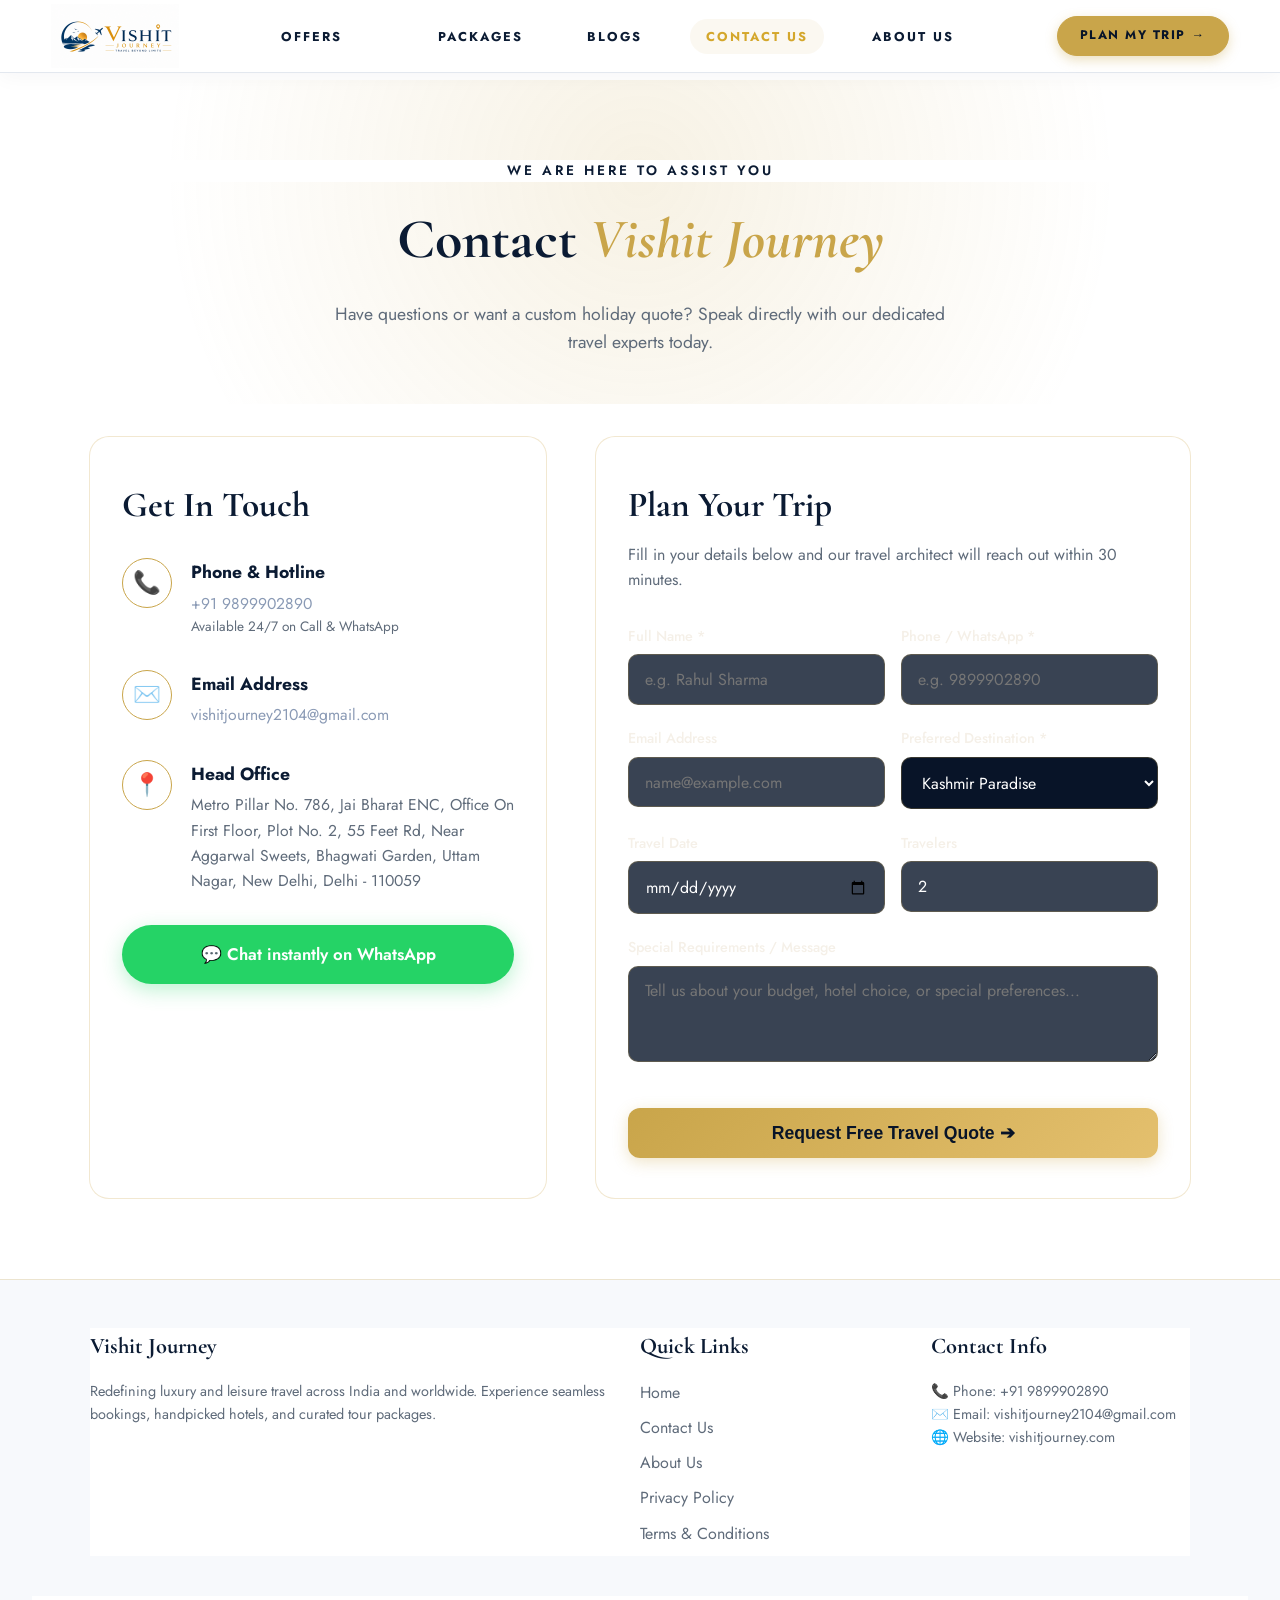
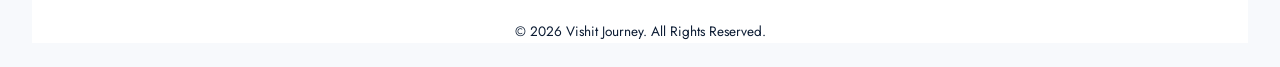
<file: contact.html>
<!DOCTYPE html>
<html lang="en">
<head>
<meta charset="UTF-8">
<meta name="viewport" content="width=device-width, initial-scale=1.0">
<link rel="icon" href="/favicon.ico?v=2" sizes="any">
<link rel="icon" type="image/png" sizes="32x32" href="/favicon-32x32.png?v=2">
<link rel="icon" type="image/png" sizes="16x16" href="/favicon-16x16.png?v=2">
<link rel="apple-touch-icon" sizes="180x180" href="/apple-touch-icon.png?v=2">
<link rel="manifest" href="/site.webmanifest?v=2">
<meta name="theme-color" content="#0a2540">
<meta name="google-site-verification" content="psJq_vKOneKGa4XOJk3xLJ7ap7jF5pHo6Dv_h3q5hJY" />
<title>Contact Us — Vishit Journey | Book Your Dream Holiday</title>
<meta name="description" content="Get in touch with Vishit Journey travel experts. Phone: +91 9899902890, Email: vishitjourney2104@gmail.com. Request a custom travel itinerary today.">
<link href="https://fonts.googleapis.com/css2?family=Cormorant+Garamond:ital,wght@0,400;0,600;0,700;1,400&family=Jost:wght@300;400;500;600;700&display=swap" rel="stylesheet">
<link rel="stylesheet" href="/assets/css/booking.css">
<style>
  *{margin:0;padding:0;box-sizing:border-box}
  :root{
    --navy:#081428;
    --navy2:#0d1f3c;
    --gold:#c9a54a;
    --gold2:#e4c06e;
    --white:#fff;
    --offwhite:#f5f0e8;
    --muted:#8a9ab5;
    --card-bg:rgba(13,31,60,0.7);
    --border-gold:rgba(201,165,74,0.25);
  }
  html{scroll-behavior:smooth}
  body{font-family:'Jost',sans-serif;background:var(--navy);color:var(--white);overflow-x:hidden;line-height:1.6}

  /* ── EXACT MAIN SITE HEADER NAVBAR ── */
  nav {
    position: fixed !important;
    top: 0 !important; left: 0 !important; right: 0 !important;
    z-index: 1000 !important;
    display: flex !important;
    align-items: center !important;
    justify-content: space-between !important;
    padding: .25rem 4% !important;
    background: rgba(255, 255, 255, 0.88) !important;
    backdrop-filter: blur(12px) !important;
    -webkit-backdrop-filter: blur(12px) !important;
    border-bottom: 2px solid rgba(201, 165, 74, 0.3) !important;
    box-shadow: 0 2px 20px rgba(0, 0, 0, 0.08) !important;
  }
  .nav-links {
    display: flex !important;
    gap: 2rem !important;
    list-style: none !important;
    align-items: center !important;
    margin: 0 !important;
    padding: 0 !important;
  }
  .nav-links a {
    text-decoration: none !important;
    font-size: .8rem !important;
    font-weight: 600 !important;
    letter-spacing: 2px !important;
    text-transform: uppercase !important;
    color: #0d1f3c !important;
    padding: .5rem 1rem !important;
    border-radius: 20px !important;
    border: none !important;
    background: transparent !important;
    box-shadow: none !important;
    transition: all .2s ease !important;
    white-space: nowrap !important;
  }
  .nav-links a:hover, .nav-links a.active {
    color: var(--gold) !important;
    background: rgba(201, 165, 74, 0.08) !important;
  }
  .nav-right-actions {
    display: flex !important;
    align-items: center !important;
    gap: .8rem !important;
  }
  .nav-btn-signup { text-decoration: none !important; display: inline-flex !important; align-items: center !important; justify-content: center !important; 
    padding: .55rem 1.4rem !important;
    border: 1.5px solid var(--gold) !important;
    border-radius: 25px !important;
    background: var(--gold) !important;
    color: var(--navy) !important;
    font-family: 'Jost', sans-serif !important;
    font-size: .78rem !important;
    font-weight: 700 !important;
    letter-spacing: 1.5px !important;
    text-transform: uppercase !important;
    cursor: pointer !important;
    text-decoration: none !important;
    transition: all .25s ease !important;
    box-shadow: 0 4px 12px rgba(201, 165, 74, 0.35) !important;
    white-space: nowrap !important;
    display: inline-block !important;
  }
  .nav-btn-signup:hover {
    background: #0d1f3c !important;
    color: var(--gold) !important;
    border-color: #0d1f3c !important;
  }

  /* ── PAGE CONTENT ── */
  .main-wrapper {
    margin-top: 80px;
  }
  .hero-section{
    position:relative;padding:5rem 2rem 3rem;
    background:radial-gradient(circle at 50% 30%, rgba(201,165,74,0.15), transparent 70%), var(--navy);
    text-align:center;
  }
  .hero-subtitle{color:var(--gold);text-transform:uppercase;letter-spacing:3px;font-size:0.85rem;font-weight:600;margin-bottom:0.8rem}
  .hero-title{font-family:'Cormorant Garamond',serif;font-size:3.5rem;color:var(--white);margin-bottom:1rem;font-weight:700}
  .hero-title span{color:var(--gold);font-style:italic}
  .hero-desc{max-width:650px;margin:0 auto;color:var(--muted);font-size:1.1rem}

  /* ── MAIN CONTENT ── */
  .contact-container{max-width:1150px;margin:2rem auto 5rem;padding:0 1.5rem;display:grid;grid-template-columns:1fr 1.3fr;gap:3rem}
  @media(max-width:900px){.contact-container{grid-template-columns:1fr}}

  /* INFO SIDE */
  .info-card{
    background:var(--card-bg);border:1px solid var(--border-gold);
    border-radius:20px;padding:2.5rem 2rem;height:100%;backdrop-filter:blur(10px);
  }
  .info-card h3{font-family:'Cormorant Garamond',serif;font-size:2.2rem;color:var(--white);margin-bottom:1.5rem}
  .info-item{display:flex;gap:1.2rem;align-items:flex-start;margin-bottom:2rem}
  .info-icon{
    width:50px;height:50px;border-radius:50%;background:rgba(201,165,74,0.15);
    border:1px solid var(--gold);display:flex;align-items:center;justify-content:center;
    font-size:1.4rem;color:var(--gold);flex-shrink:0;
  }
  .info-text h4{color:var(--white);font-size:1.1rem;margin-bottom:0.3rem}
  .info-text p,.info-text a{color:var(--muted);font-size:0.98rem;text-decoration:none;transition:0.3s}
  .info-text a:hover{color:var(--gold)}

  .whatsapp-btn-large{
    display:flex;align-items:center;justify-content:center;gap:0.8rem;
    background:#25D366;color:#fff;font-weight:600;font-size:1.05rem;
    padding:1rem 1.5rem;border-radius:30px;text-decoration:none;
    margin-top:2rem;transition:0.3s;box-shadow:0 6px 20px rgba(37,211,102,0.3);
  }
  .whatsapp-btn-large:hover{transform:translateY(-3px);box-shadow:0 8px 25px rgba(37,211,102,0.5)}

  /* FORM SIDE */
  .form-card{
    background:var(--card-bg);border:1px solid var(--border-gold);
    border-radius:20px;padding:2.5rem 2rem;backdrop-filter:blur(10px);
  }
  .form-card h3{font-family:'Cormorant Garamond',serif;font-size:2.2rem;color:var(--white);margin-bottom:0.5rem}
  .form-card p{color:var(--muted);margin-bottom:2rem}
  .form-group{margin-bottom:1.4rem}
  .form-group label{display:block;color:var(--offwhite);font-size:0.9rem;margin-bottom:0.4rem;font-weight:500}
  .form-control{
    width:100%;background:rgba(8,20,40,0.8);border:1px solid var(--border-gold);
    border-radius:10px;padding:0.8rem 1rem;color:var(--white);font-family:inherit;
    font-size:1rem;outline:none;transition:0.3s;
  }
  .form-control:focus{border-color:var(--gold);box-shadow:0 0 10px rgba(201,165,74,0.3)}
  .form-row{display:grid;grid-template-columns:1fr 1fr;gap:1rem}
  @media(max-width:600px){.form-row{grid-template-columns:1fr}}

  .btn-submit{
    width:100%;background:linear-gradient(135deg, var(--gold), var(--gold2));
    color:var(--navy);font-weight:700;font-size:1.1rem;padding:0.9rem;
    border:none;border-radius:12px;cursor:pointer;transition:0.3s;
    box-shadow:0 4px 15px rgba(201,165,74,0.3);margin-top:1rem;
  }
  .btn-submit:hover{transform:translateY(-2px);box-shadow:0 6px 20px rgba(201,165,74,0.5)}

  /* ── FOOTER ── */
  footer{background:#040a14;border-top:1px solid var(--border-gold);padding:3rem 2rem 1.5rem;color:var(--muted)}
  .footer-grid{max-width:1100px;margin:0 auto;display:grid;grid-template-columns:2fr 1fr 1fr;gap:2rem}
  @media(max-width:768px){.footer-grid{grid-template-columns:1fr}}
  .footer-col h4{color:var(--white);font-family:'Cormorant Garamond',serif;font-size:1.4rem;margin-bottom:1rem}
  .footer-col p{font-size:0.9rem;line-height:1.6}
  .footer-links{list-style:none}
  .footer-links li{margin-bottom:0.6rem}
  .footer-links a{color:var(--muted);text-decoration:none;transition:0.3s}
  .footer-links a:hover{color:var(--gold)}
  .copyright{text-align:center;margin-top:2.5rem;padding-top:1.5rem;border-top:1px solid rgba(255,255,255,0.08);font-size:0.85rem}
</style>

  <style id="vjMasterWhiteThemeStyles">
    /* ════════════════════════════════════════════════════════════
       VISHIT JOURNEY — MASTER 100% LIGHT WHITE LUXURY THEME
       (APPLIED ACROSS ALL PAGES & STANDALONE TEMPLATES)
       ════════════════════════════════════════════════════════════ */
    html, body {
      background-color: #FFFFFF !important;
      color: #0B1B33 !important;
    }

    body {
      background: #FFFFFF !important;
      color: #0B1B33 !important;
    }

    section,
    main,
    div,
    header,
    nav,
    footer,
    .search-section,
    .special-offers,
    .destinations,
    .packages,
    .pkg-wrapper,
    .pkg-main-content,
    .why,
    .contact,
    .cta-banner,
    .about-hero,
    .about-section,
    #official-rate-and-faq {
      background-color: #FFFFFF !important;
      color: #0B1B33 !important;
    }

    /* 1. HEADER NAVBAR CLEAN LIGHT STYLING */
    nav, header {
      background: #FFFFFF !important;
      border-bottom: 1px solid #E3E8EF !important;
      box-shadow: 0 4px 20px rgba(11, 27, 51, 0.04) !important;
    }
    .nav-links a {
      color: #0B1B33 !important;
      font-weight: 700 !important;
    }
    .nav-links a:hover, .nav-links a.active {
      color: #D4A72C !important;
    }

    /* 2. ALL CARDS IN PURE WHITE WITH LIGHT BORDER & SOFT SHADOW */
    .pkg2, 
    .offer-card, 
    .review-card, 
    .testi-card, 
    .faq-card, 
    .faq-item, 
    .pricing-card, 
    .trust-highlight-card, 
    .hero-trust-strip, 
    .pkg2-body,
    .about-card,
    .stat-card,
    .team-card {
      background-color: #FFFFFF !important;
      background: #FFFFFF !important;
      border: 1px solid #E3E8EF !important;
      border-radius: 20px !important;
      box-shadow: 0 10px 30px rgba(11, 27, 51, 0.06) !important;
      color: #0B1B33 !important;
    }

    /* 3. ALL HEADINGS IN DEEP NAVY (#0B1B33) */
    h1, h2, h3, h4, h5, h6,
    .section-title,
    .pkg2-body h3,
    .testi-name,
    .review-author,
    .footer-col-title,
    .faq-question,
    .about-title {
      color: #0B1B33 !important;
      text-shadow: none !important;
    }

    /* 4. ALL SUBTITLES & PARAGRAPHS IN SLATE GRAY (#5F6B7A) */
    p, 
    .section-sub, 
    .pkg2-list li, 
    .testi-text, 
    .review-text, 
    .faq-answer, 
    footer p, 
    footer a,
    footer span {
      color: #5F6B7A !important;
      text-shadow: none !important;
    }

    /* GOLD HIGHLIGHTED ACCENTS (#D4A72C) */
    em, 
    .gold-text, 
    .gold-txt, 
    .section-tag, 
    .testi-loc, 
    .review-loc {
      color: #D4A72C !important;
      text-shadow: none !important;
    }

    /* ALTERNATE SECTIONS IN SOFT ICE WHITE (#F7F9FC) */
    .testimonials, 
    .why-us, 
    .faq-section, 
    .alternate-bg,
    footer,
    .footer-section,
    .footer-bottom {
      background-color: #F7F9FC !important;
      background: #F7F9FC !important;
      color: #0B1B33 !important;
    }

    /* BUTTONS */
    .pkg2-btn, .btn-gold, .vj-btn-book {
      background: #D4A72C !important;
      color: #0B1B33 !important;
      border: 1.5px solid #D4A72C !important;
      font-weight: 800 !important;
    }
    .vj-pkg-readmore-btn, .btn-outline, .vj-btn-read {
      background: #FFFFFF !important;
      color: #0B1B33 !important;
      border: 1.5px solid #D4A72C !important;
      font-weight: 700 !important;
    }

    /* FLOATING WHATSAPP BUTTON (GREEN) */
    .whatsapp-btn, .whatsapp-float, [href*="wa.me"] {
      background-color: #25D366 !important;
      color: #FFFFFF !important;
    }
  </style>

</head>
<body>

  <!-- EXACT SITE NAVBAR -->
  <nav>
    <a href="index.html" class="logo">
      <img src="Vishit_Journey_Logo.png" alt="Vishit Journey" style="height:64px;width:auto;display:block;">
    </a>
    <ul class="nav-links">
      <li><a href="index.html#offers" style="color:var(--gold);font-weight:700;">OFFERS</a></li>
    <li></li>
      <li><a href="index.html#packages">Packages</a></li>
      <li><a href="blog.html">Blogs</a></li>
      <li><a href="contact.html" class="active">Contact Us</a></li>
      <li><a href="about.html">About Us</a></li>
    </ul>
    <div class="nav-right-actions">
      <a href="contact.html" class="nav-btn-signup">Plan My Trip →</a>
    </div>
  </nav>

  <div class="main-wrapper">
    <!-- HERO -->
    <section class="hero-section">
      <div class="hero-subtitle">We are here to assist you</div>
      <h1 class="hero-title">Contact <span>Vishit Journey</span></h1>
      <p class="hero-desc">Have questions or want a custom holiday quote? Speak directly with our dedicated travel experts today.</p>
    </section>

    <!-- MAIN CONTACT CONTENT -->
    <div class="contact-container">
      
      <!-- LEFT: INFO -->
      <div class="info-card">
        <h3>Get In Touch</h3>
        
        <div class="info-item">
          <div class="info-icon">📞</div>
          <div class="info-text">
            <h4>Phone & Hotline</h4>
            <p><a href="tel:+919899902890">+91 9899902890</a></p>
            <p style="font-size:0.85rem;color:var(--gold);">Available 24/7 on Call & WhatsApp</p>
          </div>
        </div>

        <div class="info-item">
          <div class="info-icon">✉️</div>
          <div class="info-text">
            <h4>Email Address</h4>
            <p><a href="mailto:vishitjourney2104@gmail.com">vishitjourney2104@gmail.com</a></p>
          </div>
        </div>

        <div class="info-item">
          <div class="info-icon">📍</div>
          <div class="info-text">
            <h4>Head Office</h4>
            <p>Metro Pillar No. 786, Jai Bharat ENC, Office On First Floor, Plot No. 2, 55 Feet Rd, Near Aggarwal Sweets, Bhagwati Garden, Uttam Nagar, New Delhi, Delhi - 110059</p>
          </div>
        </div>

        <a href="https://wa.me/919899902890?text=Hi%20Vishit%20Journey,%20I%20want%20to%20inquire%20about%20a%20tour%20package." target="_blank" class="whatsapp-btn-large">
          💬 Chat instantly on WhatsApp
        </a>
      </div>

      <!-- RIGHT: INQUIRY FORM -->
      <div class="form-card">
        <h3>Plan Your Trip</h3>
        <p>Fill in your details below and our travel architect will reach out within 30 minutes.</p>

        <form id="contactForm" onsubmit="handleContactSubmit(event)">
          <div class="form-row">
            <div class="form-group">
              <label for="cname">Full Name *</label>
              <input type="text" id="cname" class="form-control" placeholder="e.g. Rahul Sharma" required>
            </div>
            <div class="form-group">
              <label for="cphone">Phone / WhatsApp *</label>
              <input type="tel" id="cphone" class="form-control" placeholder="e.g. 9899902890" required>
            </div>
          </div>

          <div class="form-row">
            <div class="form-group">
              <label for="cemail">Email Address</label>
              <input type="email" id="cemail" class="form-control" placeholder="name@example.com">
            </div>
            <div class="form-group">
              <label for="cdest">Preferred Destination *</label>
              <select id="cdest" class="form-control" required style="background:#081428;">
                <option value="Kashmir">Kashmir Paradise</option>
                <option value="Leh Ladakh">Leh Ladakh Adventure</option>
                <option value="Shimla Manali">Shimla & Manali</option>
                <option value="Goa Beach">Goa Holiday</option>
                <option value="Kerala">Kerala Backwaters</option>
                <option value="Other">Other / Custom</option>
              </select>
            </div>
          </div>

          <div class="form-group">
            <div class="form-row">
              <div>
                <label for="cdate">Travel Date</label>
                <input type="date" id="cdate" class="form-control">
              </div>
              <div>
                <label for="cguests">Travelers</label>
                <input type="number" id="cguests" class="form-control" placeholder="e.g. 2 Adults" min="1" value="2">
              </div>
            </div>
          </div>

          <div class="form-group">
            <label for="cmsg">Special Requirements / Message</label>
            <textarea id="cmsg" class="form-control" rows="3" placeholder="Tell us about your budget, hotel choice, or special preferences..."></textarea>
          </div>

          <button type="submit" class="btn-submit">Request Free Travel Quote ➔</button>
        </form>
      </div>

    </div>
  </div>

  <!-- FOOTER -->
  <footer>
    <div class="footer-grid">
      <div class="footer-col">
        <h4>Vishit Journey</h4>
        <p>Redefining luxury and leisure travel across India and worldwide. Experience seamless bookings, handpicked hotels, and curated tour packages.</p>
      </div>
      <div class="footer-col">
        <h4>Quick Links</h4>
        <ul class="footer-links">
          <li><a href="index.html">Home</a></li>
          <li></li>
          <li><a href="contact.html">Contact Us</a></li>
          <li><a href="about.html">About Us</a></li>
          <li><a href="privacy.html">Privacy Policy</a></li>
          <li><a href="terms.html">Terms & Conditions</a></li>
        </ul>
      </div>
      <div class="footer-col">
        <h4>Contact Info</h4>
        <p>📞 Phone: +91 9899902890</p>
        <p>✉️ Email: vishitjourney2104@gmail.com</p>
        <p>🌐 Website: vishitjourney.com</p>
      </div>
    </div>
    <div class="copyright">
      &copy; 2026 Vishit Journey. All Rights Reserved.
    </div>
  </footer>

  <script>
    function handleContactSubmit(e) {
      e.preventDefault();
      const name = document.getElementById('cname').value;
      const phone = document.getElementById('cphone').value;
      const dest = document.getElementById('cdest').value;
      const date = document.getElementById('cdate').value;
      const guests = document.getElementById('cguests').value;
      const msg = document.getElementById('cmsg').value;

      const waMsg = `Hi Vishit Journey! I want a tour quote.\n\n*Name:* ${name}\n*Phone:* ${phone}\n*Destination:* ${dest}\n*Travel Date:* ${date || 'Flexible'}\n*Guests:* ${guests}\n*Message:* ${msg || 'None'}`;
      const waUrl = `https://wa.me/919899902890?text=${encodeURIComponent(waMsg)}`;
      
      alert("Thank you " + name + "! Opening WhatsApp to send your travel inquiry directly to our team.");
      window.open(waUrl, '_blank');
    }
  </script>

<script src="assets/js/booking.js"></script>
<script>
// Fail-safe global backup for instant click execution
function openBooking(id, name, price, duration, category) {
  const pkgName = encodeURIComponent(name || 'Travel Package');
  const pkgPrice = encodeURIComponent(price || 0);
  const pkgDur = encodeURIComponent(duration || '');
  window.location.href = '/booking?pkg=' + pkgName + '&price=' + pkgPrice + '&duration=' + pkgDur;
}
function openBookingModal(id, name, price, duration, category) {
  openBooking(id, name, price, duration, category);
}
window.openBooking = openBooking;
window.openBookingModal = openBookingModal;
</script>

</body>
</html>
</file>
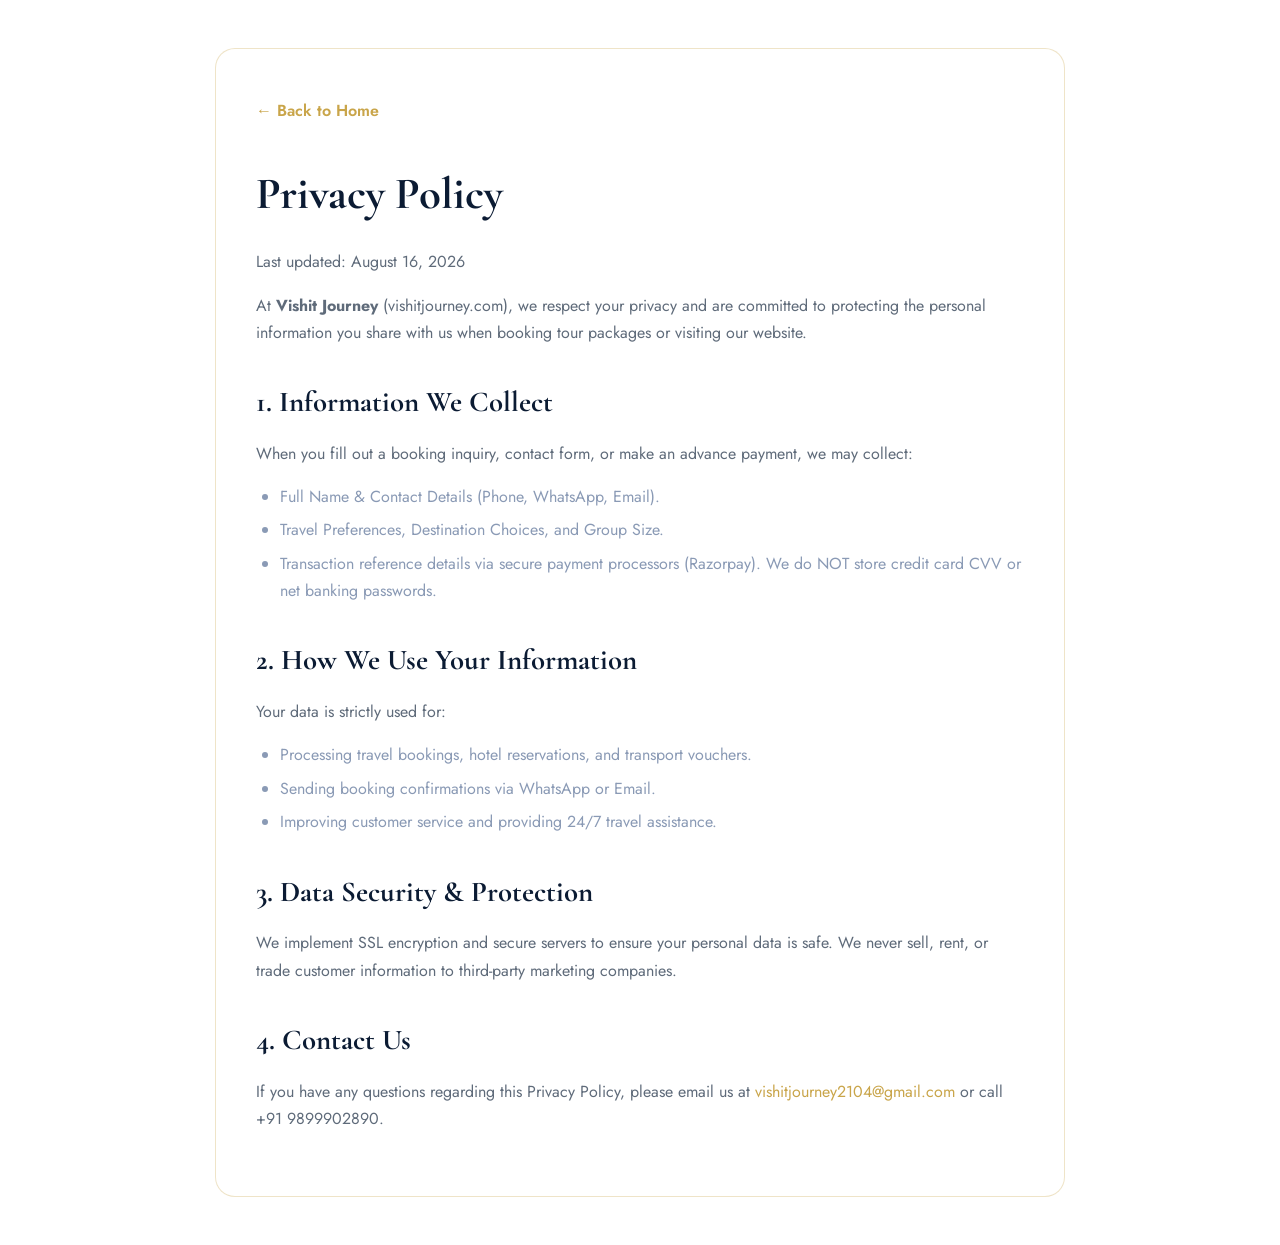
<file: privacy.html>
<!DOCTYPE html>
<html lang="en">
<head>
<meta charset="UTF-8">
<meta name="viewport" content="width=device-width, initial-scale=1.0">
<link rel="icon" href="/favicon.ico?v=2" sizes="any">
<link rel="icon" type="image/png" sizes="32x32" href="/favicon-32x32.png?v=2">
<link rel="icon" type="image/png" sizes="16x16" href="/favicon-16x16.png?v=2">
<link rel="apple-touch-icon" sizes="180x180" href="/apple-touch-icon.png?v=2">
<link rel="manifest" href="/site.webmanifest?v=2">
<meta name="theme-color" content="#0a2540">
<title>Privacy Policy — Vishit Journey</title>
<link href="https://fonts.googleapis.com/css2?family=Cormorant+Garamond:wght@600;700&family=Jost:wght@400;500;600&display=swap" rel="stylesheet">
<style>
  *{margin:0;padding:0;box-sizing:border-box}
  body{font-family:'Jost',sans-serif;background:#081428;color:#f5f0e8;line-height:1.7;padding:3rem 1.5rem}
  .container{max-width:850px;margin:0 auto;background:rgba(13,31,60,0.8);border:1px solid rgba(201,165,74,0.3);border-radius:20px;padding:3rem 2.5rem}
  h1{font-family:'Cormorant Garamond',serif;font-size:2.8rem;color:#c9a54a;margin-bottom:1rem}
  h2{font-family:'Cormorant Garamond',serif;font-size:1.8rem;color:#fff;margin:2rem 0 0.8rem}
  p{color:#8a9ab5;margin-bottom:1rem;font-size:1rem}
  ul{margin-left:1.5rem;color:#8a9ab5;margin-bottom:1.5rem}
  li{margin-bottom:0.4rem}
  a{color:#c9a54a;text-decoration:none}
  .back-btn{display:inline-block;margin-bottom:2rem;color:#c9a54a;font-weight:600}
</style>

  <style id="vjMasterWhiteThemeStyles">
    /* ════════════════════════════════════════════════════════════
       VISHIT JOURNEY — MASTER 100% LIGHT WHITE LUXURY THEME
       (APPLIED ACROSS ALL PAGES & STANDALONE TEMPLATES)
       ════════════════════════════════════════════════════════════ */
    html, body {
      background-color: #FFFFFF !important;
      color: #0B1B33 !important;
    }

    body {
      background: #FFFFFF !important;
      color: #0B1B33 !important;
    }

    section,
    main,
    div,
    header,
    nav,
    footer,
    .search-section,
    .special-offers,
    .destinations,
    .packages,
    .pkg-wrapper,
    .pkg-main-content,
    .why,
    .contact,
    .cta-banner,
    .about-hero,
    .about-section,
    #official-rate-and-faq {
      background-color: #FFFFFF !important;
      color: #0B1B33 !important;
    }

    /* 1. HEADER NAVBAR CLEAN LIGHT STYLING */
    nav, header {
      background: #FFFFFF !important;
      border-bottom: 1px solid #E3E8EF !important;
      box-shadow: 0 4px 20px rgba(11, 27, 51, 0.04) !important;
    }
    .nav-links a {
      color: #0B1B33 !important;
      font-weight: 700 !important;
    }
    .nav-links a:hover, .nav-links a.active {
      color: #D4A72C !important;
    }

    /* 2. ALL CARDS IN PURE WHITE WITH LIGHT BORDER & SOFT SHADOW */
    .pkg2, 
    .offer-card, 
    .review-card, 
    .testi-card, 
    .faq-card, 
    .faq-item, 
    .pricing-card, 
    .trust-highlight-card, 
    .hero-trust-strip, 
    .pkg2-body,
    .about-card,
    .stat-card,
    .team-card {
      background-color: #FFFFFF !important;
      background: #FFFFFF !important;
      border: 1px solid #E3E8EF !important;
      border-radius: 20px !important;
      box-shadow: 0 10px 30px rgba(11, 27, 51, 0.06) !important;
      color: #0B1B33 !important;
    }

    /* 3. ALL HEADINGS IN DEEP NAVY (#0B1B33) */
    h1, h2, h3, h4, h5, h6,
    .section-title,
    .pkg2-body h3,
    .testi-name,
    .review-author,
    .footer-col-title,
    .faq-question,
    .about-title {
      color: #0B1B33 !important;
      text-shadow: none !important;
    }

    /* 4. ALL SUBTITLES & PARAGRAPHS IN SLATE GRAY (#5F6B7A) */
    p, 
    .section-sub, 
    .pkg2-list li, 
    .testi-text, 
    .review-text, 
    .faq-answer, 
    footer p, 
    footer a,
    footer span {
      color: #5F6B7A !important;
      text-shadow: none !important;
    }

    /* GOLD HIGHLIGHTED ACCENTS (#D4A72C) */
    em, 
    .gold-text, 
    .gold-txt, 
    .section-tag, 
    .testi-loc, 
    .review-loc {
      color: #D4A72C !important;
      text-shadow: none !important;
    }

    /* ALTERNATE SECTIONS IN SOFT ICE WHITE (#F7F9FC) */
    .testimonials, 
    .why-us, 
    .faq-section, 
    .alternate-bg,
    footer,
    .footer-section,
    .footer-bottom {
      background-color: #F7F9FC !important;
      background: #F7F9FC !important;
      color: #0B1B33 !important;
    }

    /* BUTTONS */
    .pkg2-btn, .btn-gold, .vj-btn-book {
      background: #D4A72C !important;
      color: #0B1B33 !important;
      border: 1.5px solid #D4A72C !important;
      font-weight: 800 !important;
    }
    .vj-pkg-readmore-btn, .btn-outline, .vj-btn-read {
      background: #FFFFFF !important;
      color: #0B1B33 !important;
      border: 1.5px solid #D4A72C !important;
      font-weight: 700 !important;
    }

    /* FLOATING WHATSAPP BUTTON (GREEN) */
    .whatsapp-btn, .whatsapp-float, [href*="wa.me"] {
      background-color: #25D366 !important;
      color: #FFFFFF !important;
    }
  </style>

</head>
<body>
  <div class="container">
    <a href="/index.html" class="back-btn">← Back to Home</a>
    <h1>Privacy Policy</h1>
    <p>Last updated: August 16, 2026</p>

    <p>At <strong>Vishit Journey</strong> (vishitjourney.com), we respect your privacy and are committed to protecting the personal information you share with us when booking tour packages or visiting our website.</p>

    <h2>1. Information We Collect</h2>
    <p>When you fill out a booking inquiry, contact form, or make an advance payment, we may collect:</p>
    <ul>
      <li>Full Name & Contact Details (Phone, WhatsApp, Email).</li>
      <li>Travel Preferences, Destination Choices, and Group Size.</li>
      <li>Transaction reference details via secure payment processors (Razorpay). We do NOT store credit card CVV or net banking passwords.</li>
    </ul>

    <h2>2. How We Use Your Information</h2>
    <p>Your data is strictly used for:</p>
    <ul>
      <li>Processing travel bookings, hotel reservations, and transport vouchers.</li>
      <li>Sending booking confirmations via WhatsApp or Email.</li>
      <li>Improving customer service and providing 24/7 travel assistance.</li>
    </ul>

    <h2>3. Data Security & Protection</h2>
    <p>We implement SSL encryption and secure servers to ensure your personal data is safe. We never sell, rent, or trade customer information to third-party marketing companies.</p>

    <h2>4. Contact Us</h2>
    <p>If you have any questions regarding this Privacy Policy, please email us at <a href="mailto:vishitjourney2104@gmail.com">vishitjourney2104@gmail.com</a> or call +91 9899902890.</p>
  </div>
</body>
</html>
</file>
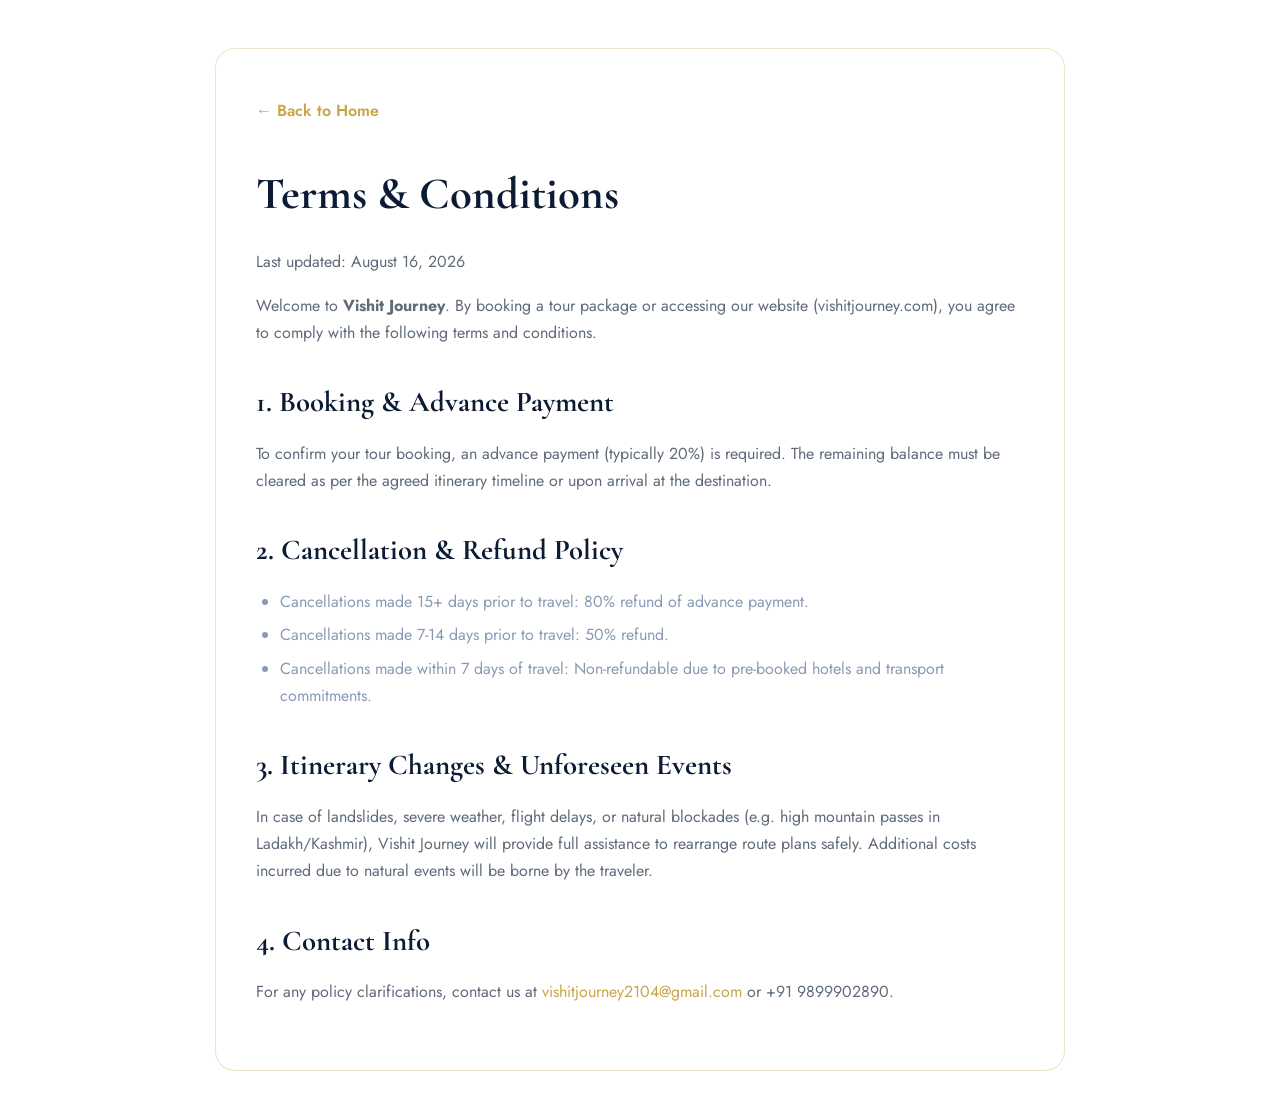
<file: terms.html>
<!DOCTYPE html>
<html lang="en">
<head>
<meta charset="UTF-8">
<meta name="viewport" content="width=device-width, initial-scale=1.0">
<link rel="icon" href="/favicon.ico?v=2" sizes="any">
<link rel="icon" type="image/png" sizes="32x32" href="/favicon-32x32.png?v=2">
<link rel="icon" type="image/png" sizes="16x16" href="/favicon-16x16.png?v=2">
<link rel="apple-touch-icon" sizes="180x180" href="/apple-touch-icon.png?v=2">
<link rel="manifest" href="/site.webmanifest?v=2">
<meta name="theme-color" content="#0a2540">
<title>Terms & Conditions — Vishit Journey</title>
<link href="https://fonts.googleapis.com/css2?family=Cormorant+Garamond:wght@600;700&family=Jost:wght@400;500;600&display=swap" rel="stylesheet">
<style>
  *{margin:0;padding:0;box-sizing:border-box}
  body{font-family:'Jost',sans-serif;background:#081428;color:#f5f0e8;line-height:1.7;padding:3rem 1.5rem}
  .container{max-width:850px;margin:0 auto;background:rgba(13,31,60,0.8);border:1px solid rgba(201,165,74,0.3);border-radius:20px;padding:3rem 2.5rem}
  h1{font-family:'Cormorant Garamond',serif;font-size:2.8rem;color:#c9a54a;margin-bottom:1rem}
  h2{font-family:'Cormorant Garamond',serif;font-size:1.8rem;color:#fff;margin:2rem 0 0.8rem}
  p{color:#8a9ab5;margin-bottom:1rem;font-size:1rem}
  ul{margin-left:1.5rem;color:#8a9ab5;margin-bottom:1.5rem}
  li{margin-bottom:0.4rem}
  a{color:#c9a54a;text-decoration:none}
  .back-btn{display:inline-block;margin-bottom:2rem;color:#c9a54a;font-weight:600}
</style>

  <style id="vjMasterWhiteThemeStyles">
    /* ════════════════════════════════════════════════════════════
       VISHIT JOURNEY — MASTER 100% LIGHT WHITE LUXURY THEME
       (APPLIED ACROSS ALL PAGES & STANDALONE TEMPLATES)
       ════════════════════════════════════════════════════════════ */
    html, body {
      background-color: #FFFFFF !important;
      color: #0B1B33 !important;
    }

    body {
      background: #FFFFFF !important;
      color: #0B1B33 !important;
    }

    section,
    main,
    div,
    header,
    nav,
    footer,
    .search-section,
    .special-offers,
    .destinations,
    .packages,
    .pkg-wrapper,
    .pkg-main-content,
    .why,
    .contact,
    .cta-banner,
    .about-hero,
    .about-section,
    #official-rate-and-faq {
      background-color: #FFFFFF !important;
      color: #0B1B33 !important;
    }

    /* 1. HEADER NAVBAR CLEAN LIGHT STYLING */
    nav, header {
      background: #FFFFFF !important;
      border-bottom: 1px solid #E3E8EF !important;
      box-shadow: 0 4px 20px rgba(11, 27, 51, 0.04) !important;
    }
    .nav-links a {
      color: #0B1B33 !important;
      font-weight: 700 !important;
    }
    .nav-links a:hover, .nav-links a.active {
      color: #D4A72C !important;
    }

    /* 2. ALL CARDS IN PURE WHITE WITH LIGHT BORDER & SOFT SHADOW */
    .pkg2, 
    .offer-card, 
    .review-card, 
    .testi-card, 
    .faq-card, 
    .faq-item, 
    .pricing-card, 
    .trust-highlight-card, 
    .hero-trust-strip, 
    .pkg2-body,
    .about-card,
    .stat-card,
    .team-card {
      background-color: #FFFFFF !important;
      background: #FFFFFF !important;
      border: 1px solid #E3E8EF !important;
      border-radius: 20px !important;
      box-shadow: 0 10px 30px rgba(11, 27, 51, 0.06) !important;
      color: #0B1B33 !important;
    }

    /* 3. ALL HEADINGS IN DEEP NAVY (#0B1B33) */
    h1, h2, h3, h4, h5, h6,
    .section-title,
    .pkg2-body h3,
    .testi-name,
    .review-author,
    .footer-col-title,
    .faq-question,
    .about-title {
      color: #0B1B33 !important;
      text-shadow: none !important;
    }

    /* 4. ALL SUBTITLES & PARAGRAPHS IN SLATE GRAY (#5F6B7A) */
    p, 
    .section-sub, 
    .pkg2-list li, 
    .testi-text, 
    .review-text, 
    .faq-answer, 
    footer p, 
    footer a,
    footer span {
      color: #5F6B7A !important;
      text-shadow: none !important;
    }

    /* GOLD HIGHLIGHTED ACCENTS (#D4A72C) */
    em, 
    .gold-text, 
    .gold-txt, 
    .section-tag, 
    .testi-loc, 
    .review-loc {
      color: #D4A72C !important;
      text-shadow: none !important;
    }

    /* ALTERNATE SECTIONS IN SOFT ICE WHITE (#F7F9FC) */
    .testimonials, 
    .why-us, 
    .faq-section, 
    .alternate-bg,
    footer,
    .footer-section,
    .footer-bottom {
      background-color: #F7F9FC !important;
      background: #F7F9FC !important;
      color: #0B1B33 !important;
    }

    /* BUTTONS */
    .pkg2-btn, .btn-gold, .vj-btn-book {
      background: #D4A72C !important;
      color: #0B1B33 !important;
      border: 1.5px solid #D4A72C !important;
      font-weight: 800 !important;
    }
    .vj-pkg-readmore-btn, .btn-outline, .vj-btn-read {
      background: #FFFFFF !important;
      color: #0B1B33 !important;
      border: 1.5px solid #D4A72C !important;
      font-weight: 700 !important;
    }

    /* FLOATING WHATSAPP BUTTON (GREEN) */
    .whatsapp-btn, .whatsapp-float, [href*="wa.me"] {
      background-color: #25D366 !important;
      color: #FFFFFF !important;
    }
  </style>

</head>
<body>
  <div class="container">
    <a href="/index.html" class="back-btn">← Back to Home</a>
    <h1>Terms & Conditions</h1>
    <p>Last updated: August 16, 2026</p>

    <p>Welcome to <strong>Vishit Journey</strong>. By booking a tour package or accessing our website (vishitjourney.com), you agree to comply with the following terms and conditions.</p>

    <h2>1. Booking & Advance Payment</h2>
    <p>To confirm your tour booking, an advance payment (typically 20%) is required. The remaining balance must be cleared as per the agreed itinerary timeline or upon arrival at the destination.</p>

    <h2>2. Cancellation & Refund Policy</h2>
    <ul>
      <li>Cancellations made 15+ days prior to travel: 80% refund of advance payment.</li>
      <li>Cancellations made 7-14 days prior to travel: 50% refund.</li>
      <li>Cancellations made within 7 days of travel: Non-refundable due to pre-booked hotels and transport commitments.</li>
    </ul>

    <h2>3. Itinerary Changes & Unforeseen Events</h2>
    <p>In case of landslides, severe weather, flight delays, or natural blockades (e.g. high mountain passes in Ladakh/Kashmir), Vishit Journey will provide full assistance to rearrange route plans safely. Additional costs incurred due to natural events will be borne by the traveler.</p>

    <h2>4. Contact Info</h2>
    <p>For any policy clarifications, contact us at <a href="mailto:vishitjourney2104@gmail.com">vishitjourney2104@gmail.com</a> or +91 9899902890.</p>
  </div>
</body>
</html>
</file>
<file: assets/css/booking.css>
/* ============================================
   VISHIT JOURNEYS - Premium Booking System CSS
   ============================================ */

.vj-modal-overlay {
  display: none;
  position: fixed;
  inset: 0;
  background: rgba(8, 20, 40, 0.94);
  backdrop-filter: blur(8px);
  -webkit-backdrop-filter: blur(8px);
  z-index: 9999;
  align-items: center;
  justify-content: center;
  padding: 1rem;
}

.vj-modal-box {
  background: #0d1f3c;
  border: 1px solid rgba(201, 165, 74, 0.35);
  box-shadow: 0 20px 50px rgba(0, 0, 0, 0.6);
  border-radius: 24px;
  max-width: 600px;
  width: 100%;
  max-height: 92vh;
  overflow-y: auto;
  position: relative;
  color: #ffffff;
  font-family: 'Jost', sans-serif;
}

.vj-modal-close {
  position: absolute;
  top: 1.2rem;
  right: 1.2rem;
  background: rgba(255, 255, 255, 0.08);
  border: 1px solid rgba(255, 255, 255, 0.15);
  color: #fff;
  width: 34px;
  height: 34px;
  border-radius: 50%;
  font-size: 1.1rem;
  cursor: pointer;
  z-index: 10;
  display: flex;
  align-items: center;
  justify-content: center;
  transition: all 0.2s ease;
}
.vj-modal-close:hover {
  background: rgba(201, 165, 74, 0.2);
  color: #c9a54a;
  border-color: #c9a54a;
}

.vj-modal-header {
  padding: 1.8rem 2rem 1.2rem;
  border-bottom: 1px solid rgba(201, 165, 74, 0.15);
}
.vj-modal-tag {
  font-size: 0.65rem;
  letter-spacing: 3px;
  color: #c9a54a;
  text-transform: uppercase;
  font-weight: 600;
  margin-bottom: 0.3rem;
}
.vj-modal-title {
  font-family: 'Cormorant Garamond', serif;
  font-size: 1.7rem;
  color: #ffffff;
  margin-bottom: 0.2rem;
  line-height: 1.2;
}
.vj-modal-meta {
  font-size: 0.8rem;
  color: rgba(255, 255, 255, 0.6);
}

/* Stepper */
.vj-stepper {
  display: flex;
  justify-content: space-between;
  margin-top: 1.2rem;
  position: relative;
  padding: 0 0.5rem;
}
.vj-stepper::before {
  content: '';
  position: absolute;
  top: 14px;
  left: 20px;
  right: 20px;
  height: 2px;
  background: rgba(255, 255, 255, 0.1);
  z-index: 1;
}
.vj-step-item {
  position: relative;
  z-index: 2;
  text-align: center;
  flex: 1;
}
.vj-step-num {
  width: 28px;
  height: 28px;
  border-radius: 50%;
  background: #081428;
  border: 2px solid rgba(255, 255, 255, 0.2);
  color: rgba(255, 255, 255, 0.5);
  font-size: 0.75rem;
  font-weight: 600;
  display: flex;
  align-items: center;
  justify-content: center;
  margin: 0 auto 0.3rem;
  transition: all 0.3s;
}
.vj-step-item.active .vj-step-num {
  background: #c9a54a;
  border-color: #c9a54a;
  color: #081428;
  box-shadow: 0 0 10px rgba(201, 165, 74, 0.4);
}
.vj-step-item.completed .vj-step-num {
  background: #25D366;
  border-color: #25D366;
  color: #ffffff;
}
.vj-step-label {
  font-size: 0.68rem;
  color: rgba(255, 255, 255, 0.5);
  letter-spacing: 1px;
  text-transform: uppercase;
}
.vj-step-item.active .vj-step-label {
  color: #c9a54a;
  font-weight: 600;
}

.vj-modal-body {
  padding: 1.8rem 2rem;
}

.vj-form-grid-2 {
  display: grid;
  grid-template-columns: 1fr 1fr;
  gap: 1rem;
  margin-bottom: 1rem;
}
.vj-form-grid-3 {
  display: grid;
  grid-template-columns: 1fr 1fr 1fr;
  gap: 1rem;
  margin-bottom: 1rem;
}

.vj-field-group {
  margin-bottom: 1rem;
}
.vj-label {
  font-size: 0.68rem;
  letter-spacing: 1.5px;
  color: rgba(255, 255, 255, 0.7);
  text-transform: uppercase;
  display: block;
  margin-bottom: 0.35rem;
  font-weight: 500;
}
.vj-input, .vj-select, .vj-textarea {
  width: 100%;
  padding: 0.75rem 0.9rem;
  background: rgba(255, 255, 255, 0.05);
  border: 1px solid rgba(201, 165, 74, 0.25);
  border-radius: 12px;
  color: #ffffff;
  font-family: 'Jost', sans-serif;
  font-size: 0.88rem;
  outline: none;
  transition: border 0.2s, background 0.2s;
}
.vj-input:focus, .vj-select:focus, .vj-textarea:focus {
  border-color: #c9a54a;
  background: rgba(255, 255, 255, 0.08);
  box-shadow: 0 0 8px rgba(201, 165, 74, 0.2);
}
.vj-select option {
  background: #081428;
  color: #ffffff;
}

/* Pricing Breakdown Table */
.vj-price-summary-card {
  background: rgba(201, 165, 74, 0.06);
  border: 1px solid rgba(201, 165, 74, 0.25);
  border-radius: 16px;
  padding: 1.2rem;
  margin-bottom: 1.2rem;
}
.vj-price-row {
  display: flex;
  justify-content: space-between;
  align-items: center;
  font-size: 0.85rem;
  color: rgba(255, 255, 255, 0.8);
  margin-bottom: 0.6rem;
}
.vj-price-row.total {
  font-size: 1rem;
  font-weight: 600;
  color: #ffffff;
  border-top: 1px dashed rgba(201, 165, 74, 0.3);
  padding-top: 0.6rem;
  margin-top: 0.6rem;
}
.vj-price-row.advance {
  background: rgba(201, 165, 74, 0.15);
  padding: 0.7rem 0.9rem;
  border-radius: 12px;
  color: #c9a54a;
  font-weight: 700;
  font-size: 1.05rem;
}
.vj-price-row.remaining {
  color: #8a9ab5;
  font-size: 0.82rem;
}

.vj-btn-primary {
  width: 100%;
  padding: 0.95rem;
  background: linear-gradient(135deg, #c9a54a, #e4c06e);
  color: #081428;
  border: none;
  font-family: 'Jost', sans-serif;
  font-size: 0.85rem;
  font-weight: 700;
  letter-spacing: 2px;
  text-transform: uppercase;
  border-radius: 12px;
  cursor: pointer;
  transition: all 0.2s;
  box-shadow: 0 4px 15px rgba(201, 165, 74, 0.3);
}
.vj-btn-primary:hover {
  filter: brightness(1.1);
  transform: translateY(-1px);
}
.vj-btn-secondary {
  padding: 0.95rem 1.4rem;
  background: transparent;
  border: 1px solid rgba(201, 165, 74, 0.3);
  color: #c9a54a;
  font-family: 'Jost', sans-serif;
  font-size: 0.8rem;
  font-weight: 600;
  letter-spacing: 1px;
  text-transform: uppercase;
  border-radius: 12px;
  cursor: pointer;
  transition: all 0.2s;
}
.vj-btn-secondary:hover {
  background: rgba(201, 165, 74, 0.1);
}

.vj-actions-flex {
  display: flex;
  gap: 0.8rem;
  margin-top: 1.2rem;
}

/* Confirmation Slip / Printable Invoice */
.vj-receipt-box {
  background: #ffffff;
  color: #1a2536;
  border-radius: 10px;
  padding: 2rem;
  margin: 1rem 0;
  box-shadow: 0 10px 30px rgba(0,0,0,0.3);
  text-align: left;
}
.vj-receipt-header {
  display: flex;
  justify-content: space-between;
  align-items: center;
  border-bottom: 2px solid #081428;
  padding-bottom: 1rem;
  margin-bottom: 1.2rem;
}
.vj-receipt-logo {
  font-family: 'Cormorant Garamond', serif;
  font-size: 1.6rem;
  font-weight: 700;
  color: #081428;
  letter-spacing: 1px;
}
.vj-receipt-badge {
  background: #e8f5e9;
  color: #2e7d32;
  padding: 4px 12px;
  border-radius: 20px;
  font-size: 0.72rem;
  font-weight: 700;
  letter-spacing: 1px;
  text-transform: uppercase;
}
.vj-receipt-grid {
  display: grid;
  grid-template-columns: 1fr 1fr;
  gap: 1rem;
  margin-bottom: 1.2rem;
  font-size: 0.85rem;
}
.vj-receipt-label {
  font-size: 0.7rem;
  color: #666;
  text-transform: uppercase;
  letter-spacing: 1px;
  margin-bottom: 2px;
}
.vj-receipt-value {
  font-weight: 600;
  color: #081428;
}

.vj-alert-error {
  background: rgba(255, 82, 82, 0.12);
  border: 1px solid rgba(255, 82, 82, 0.4);
  color: #ff5252;
  padding: 0.8rem 1rem;
  border-radius: 12px;
  font-size: 0.82rem;
  margin-bottom: 1rem;
  display: none;
}

@media print {
  body * {
    visibility: hidden;
  }
  #vjPrintSection, #vjPrintSection * {
    visibility: visible;
  }
  #vjPrintSection {
    position: absolute;
    left: 0;
    top: 0;
    width: 100%;
  }
}

@media(max-width: 600px) {
  .vj-form-grid-2, .vj-form-grid-3 {
    grid-template-columns: 1fr;
  }
  .vj-modal-box {
    max-height: 98vh;
    border-radius: 0;
  }
  .vj-modal-body {
    padding: 1.2rem;
  }
}

/* Curved Shapes Override */
.vj-modal-box { border-radius: 24px !important; }
.vj-input, .vj-select, .vj-textarea { border-radius: 14px !important; }
.vj-btn-primary, .vj-btn-secondary { border-radius: 25px !important; }
.vj-price-summary-card { border-radius: 18px !important; }
.vj-step-num { border-radius: 50% !important; }

/* MAKE CALENDAR PICKER ICON WHITE */
input[type="date"] {
  color-scheme: dark !important;
  color: #ffffff !important;
}
input[type="date"]::-webkit-calendar-picker-indicator {
  filter: invert(1) brightness(100%) !important;
  cursor: pointer !important;
  opacity: 1 !important;
}
input[type="date"]::-moz-calendar-picker-indicator {
  filter: invert(1) brightness(100%) !important;
  cursor: pointer !important;
  opacity: 1 !important;
}
</file>
